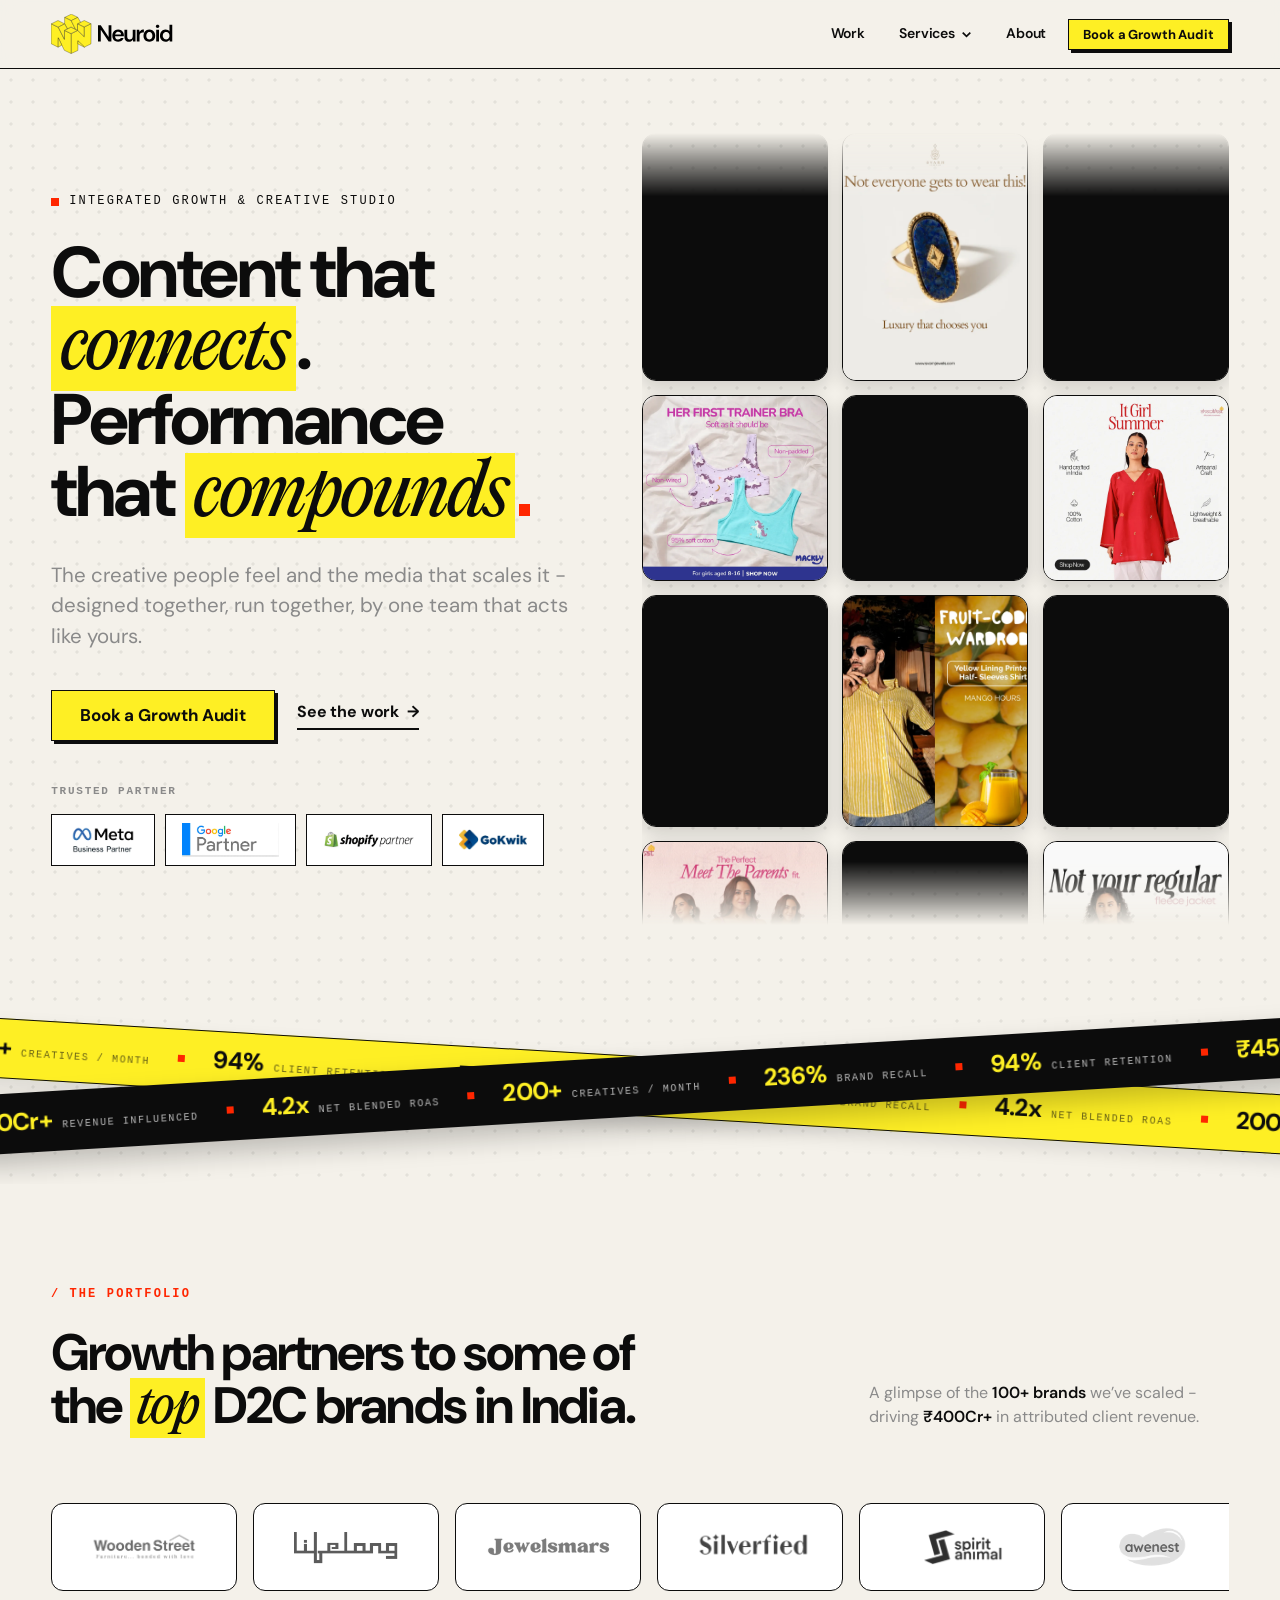
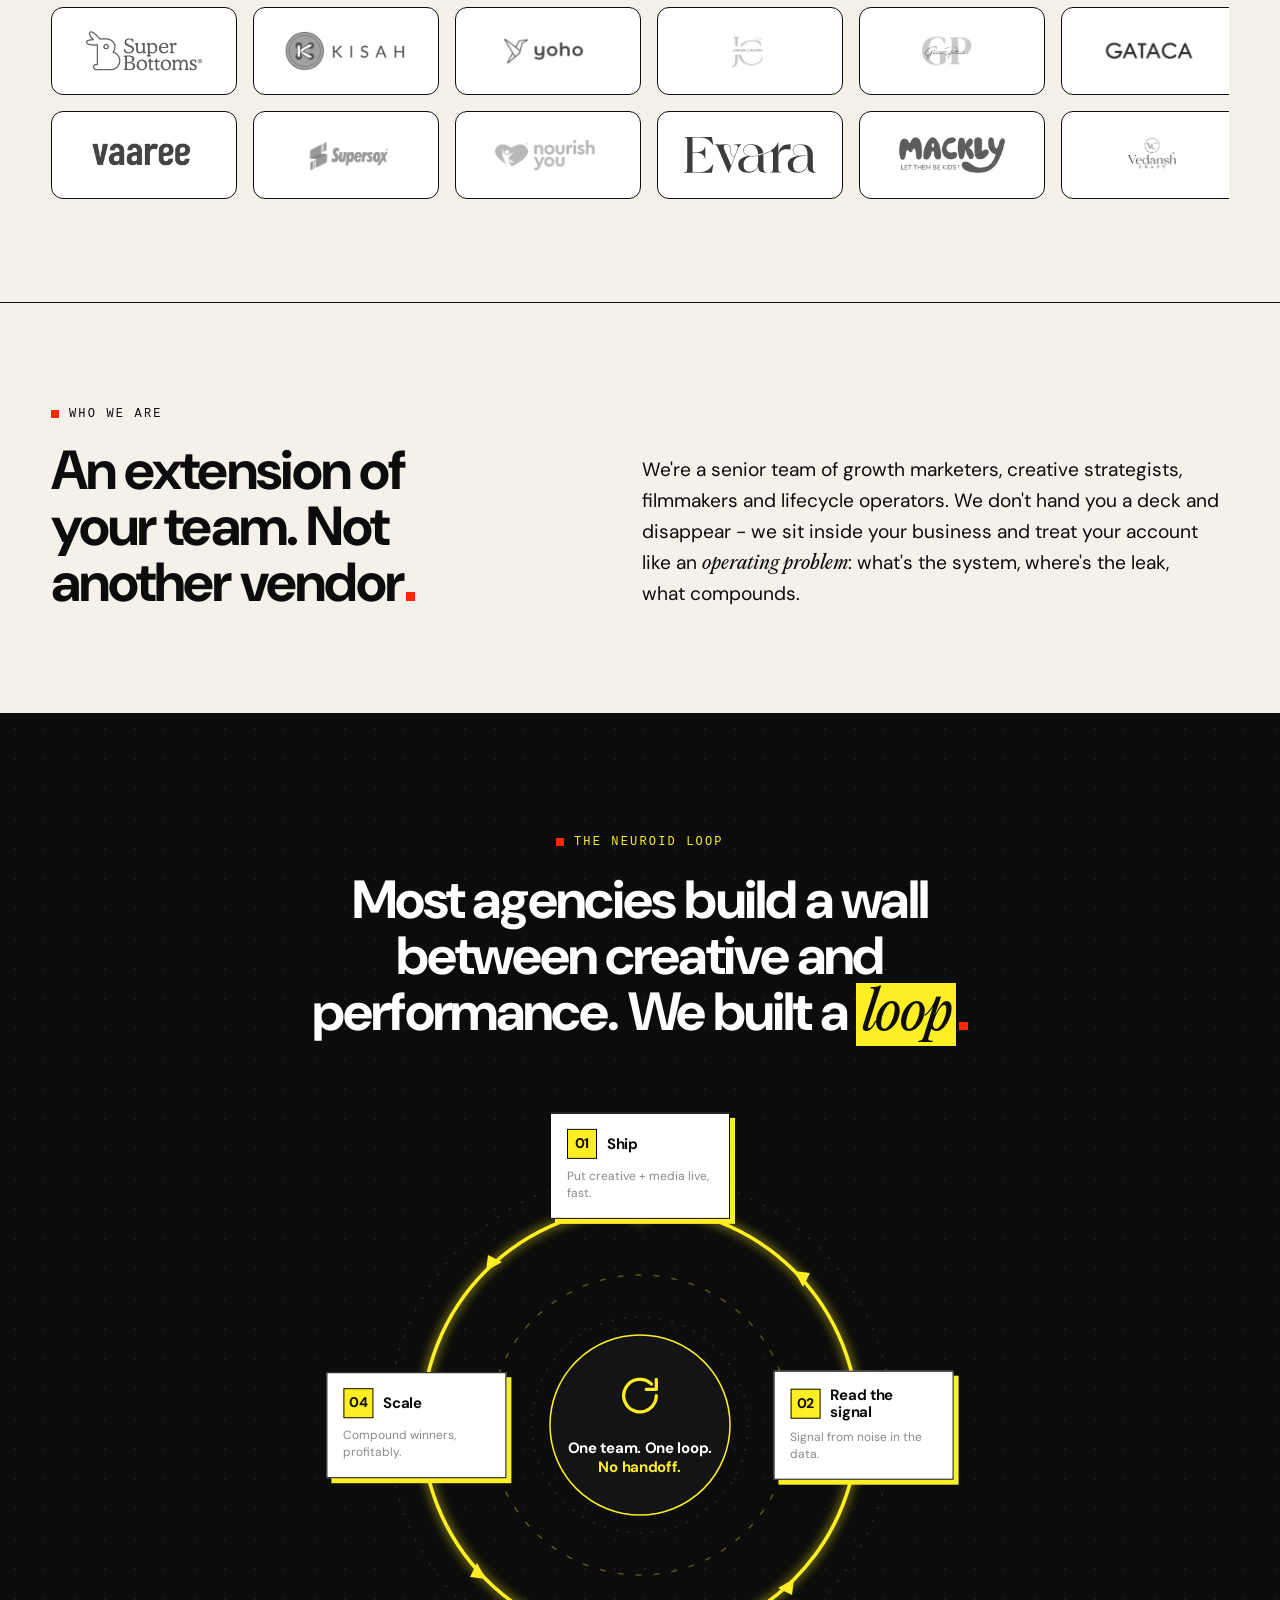
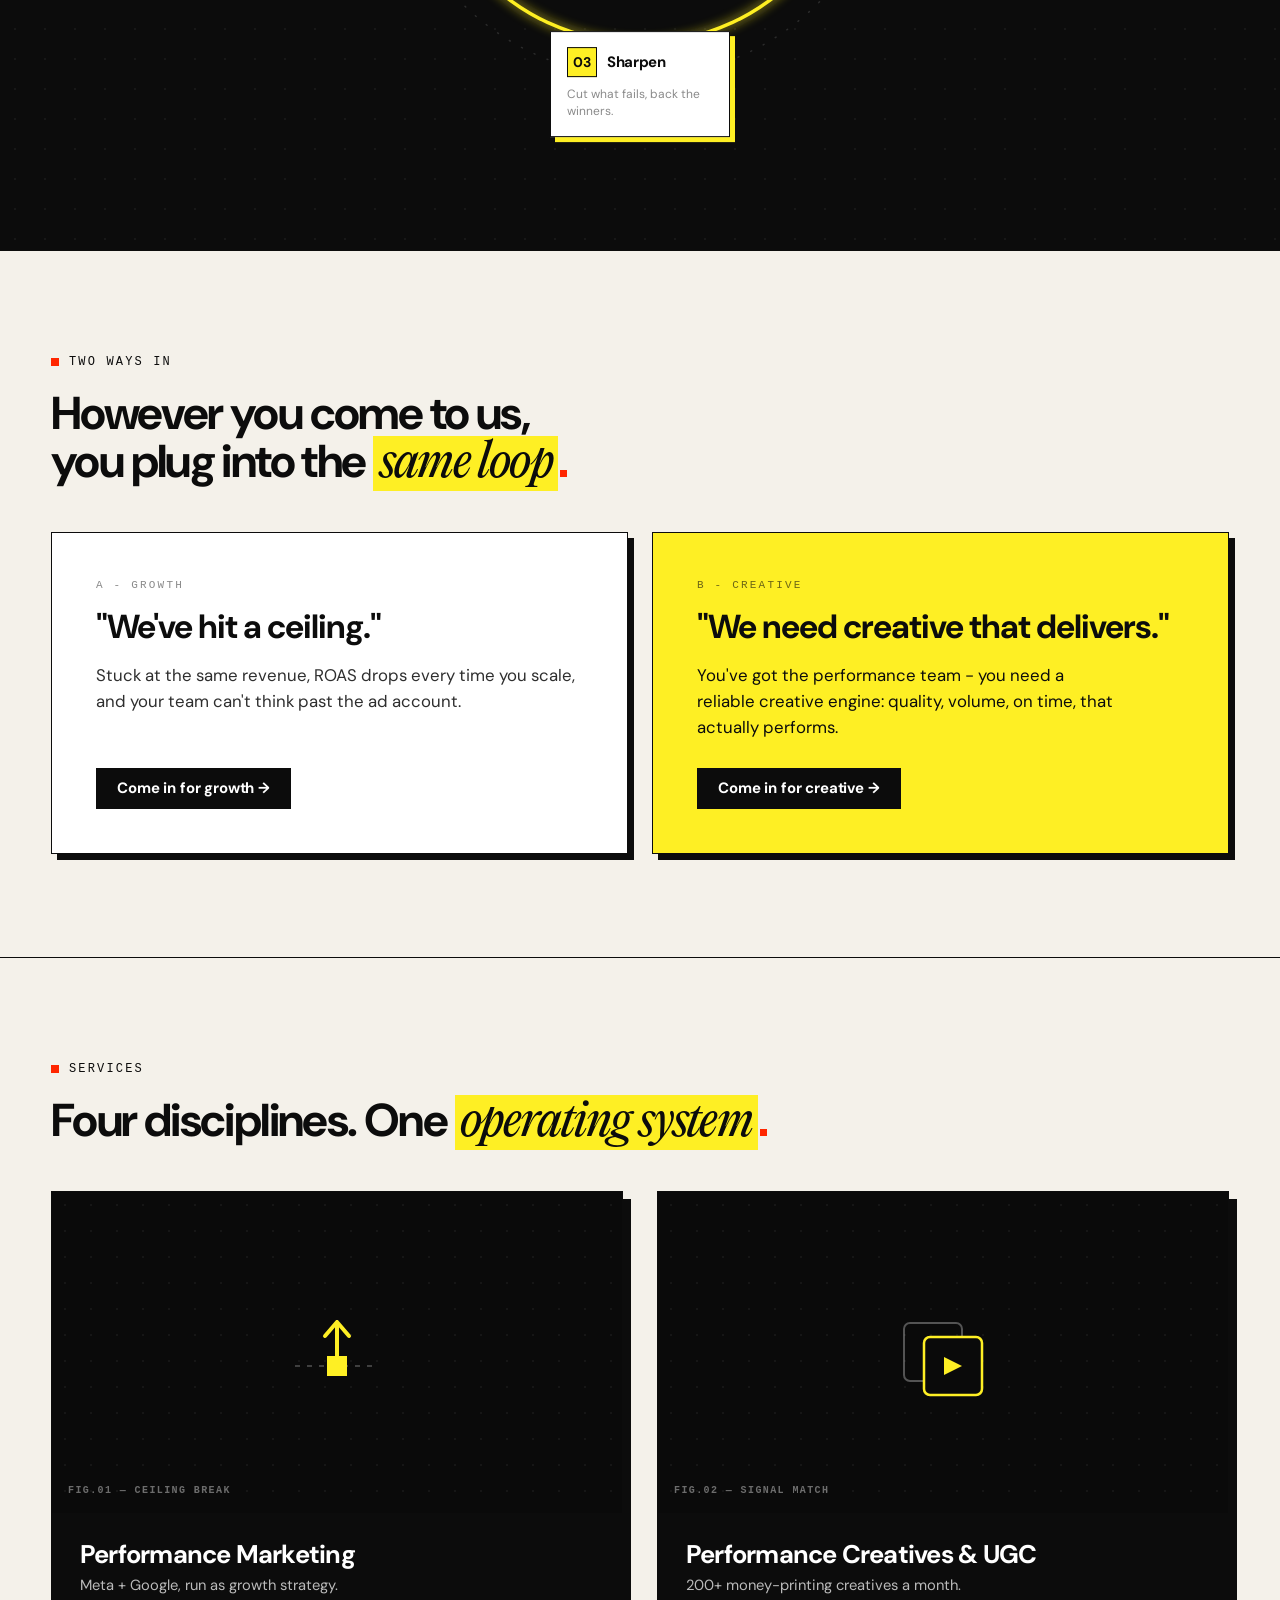
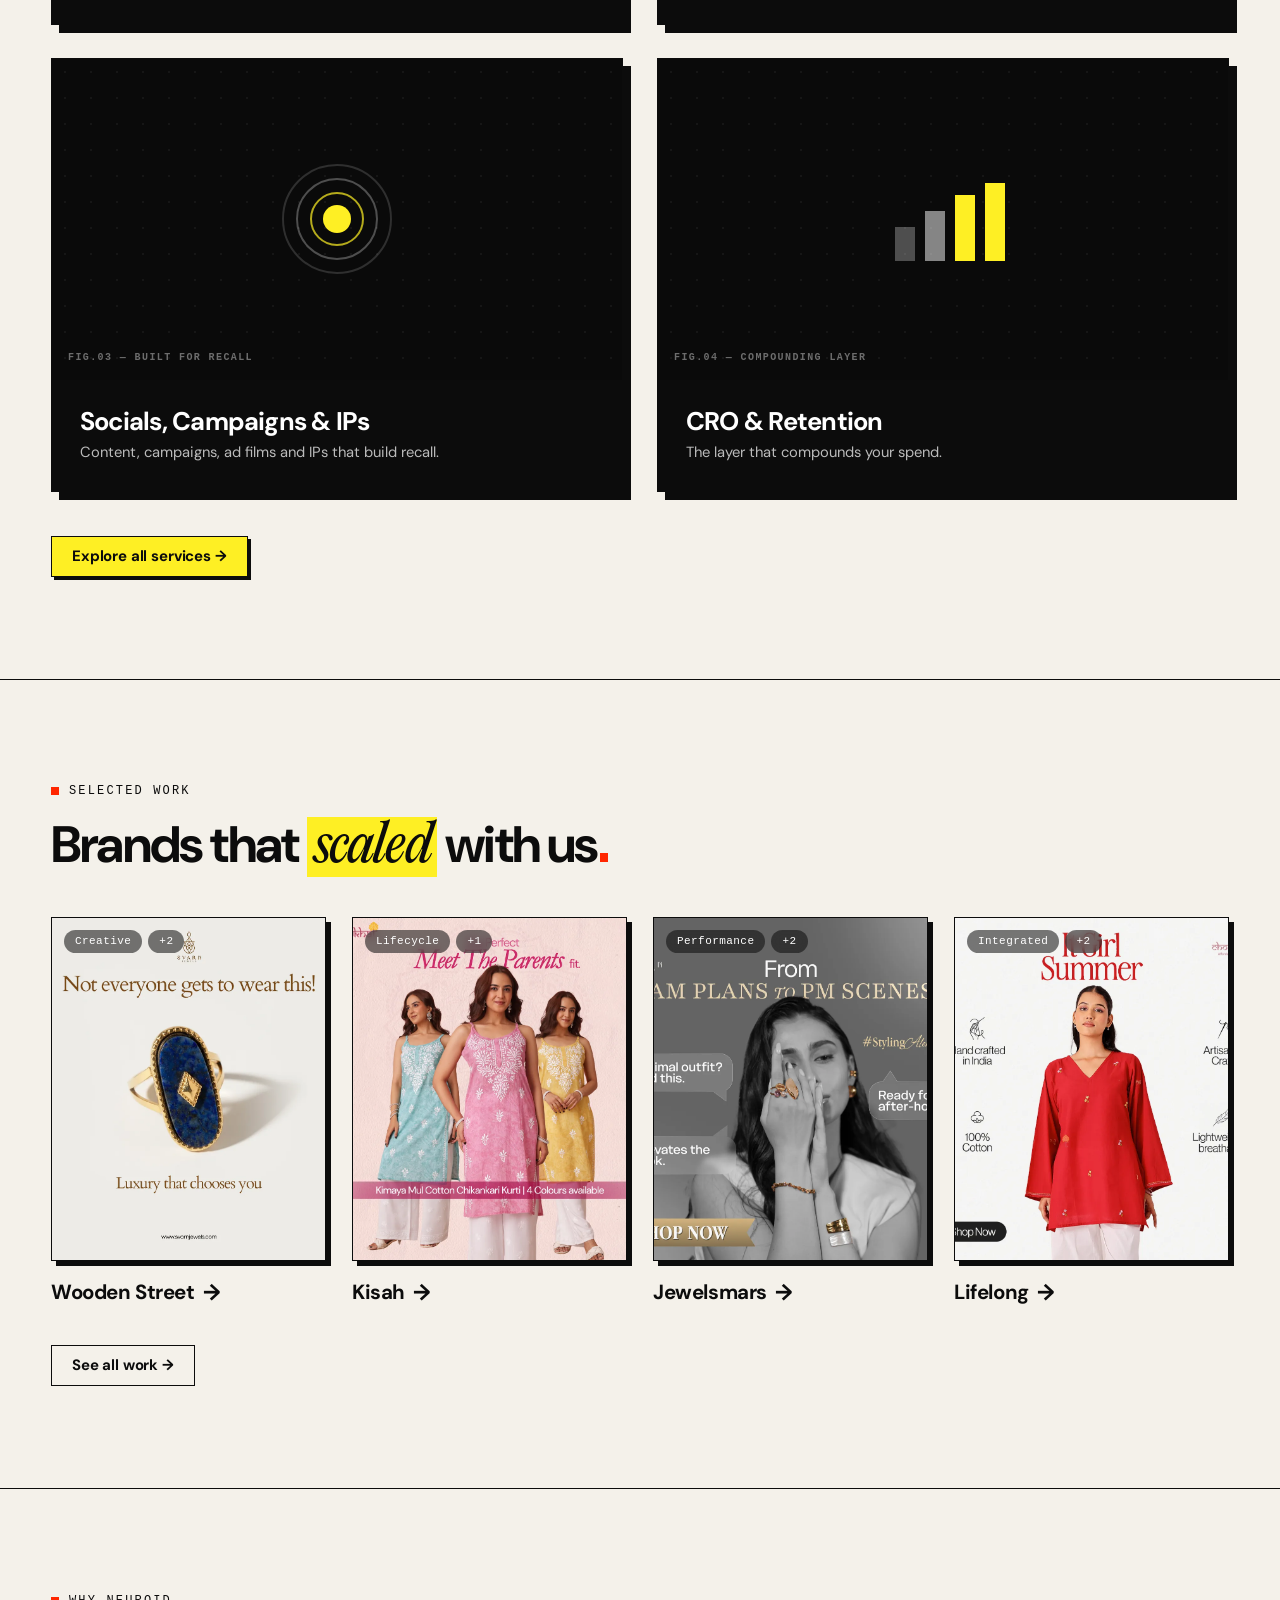
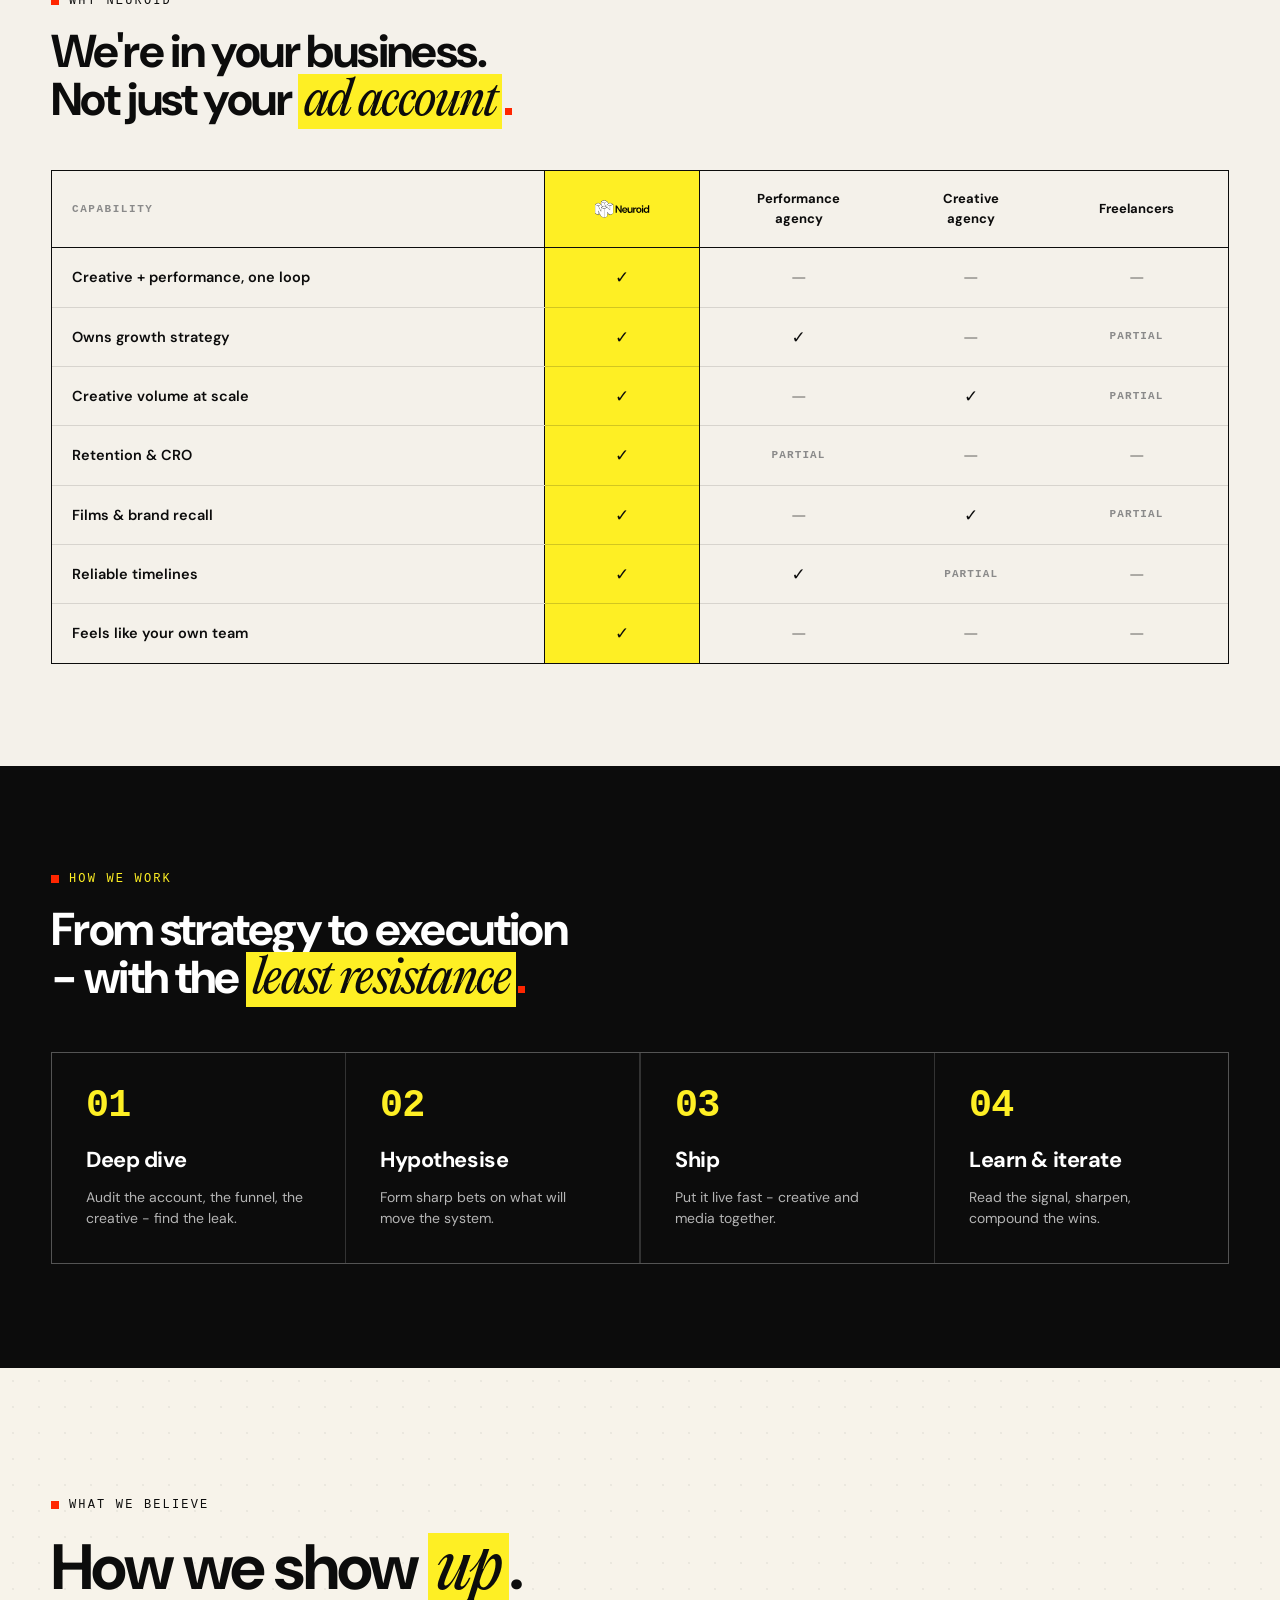
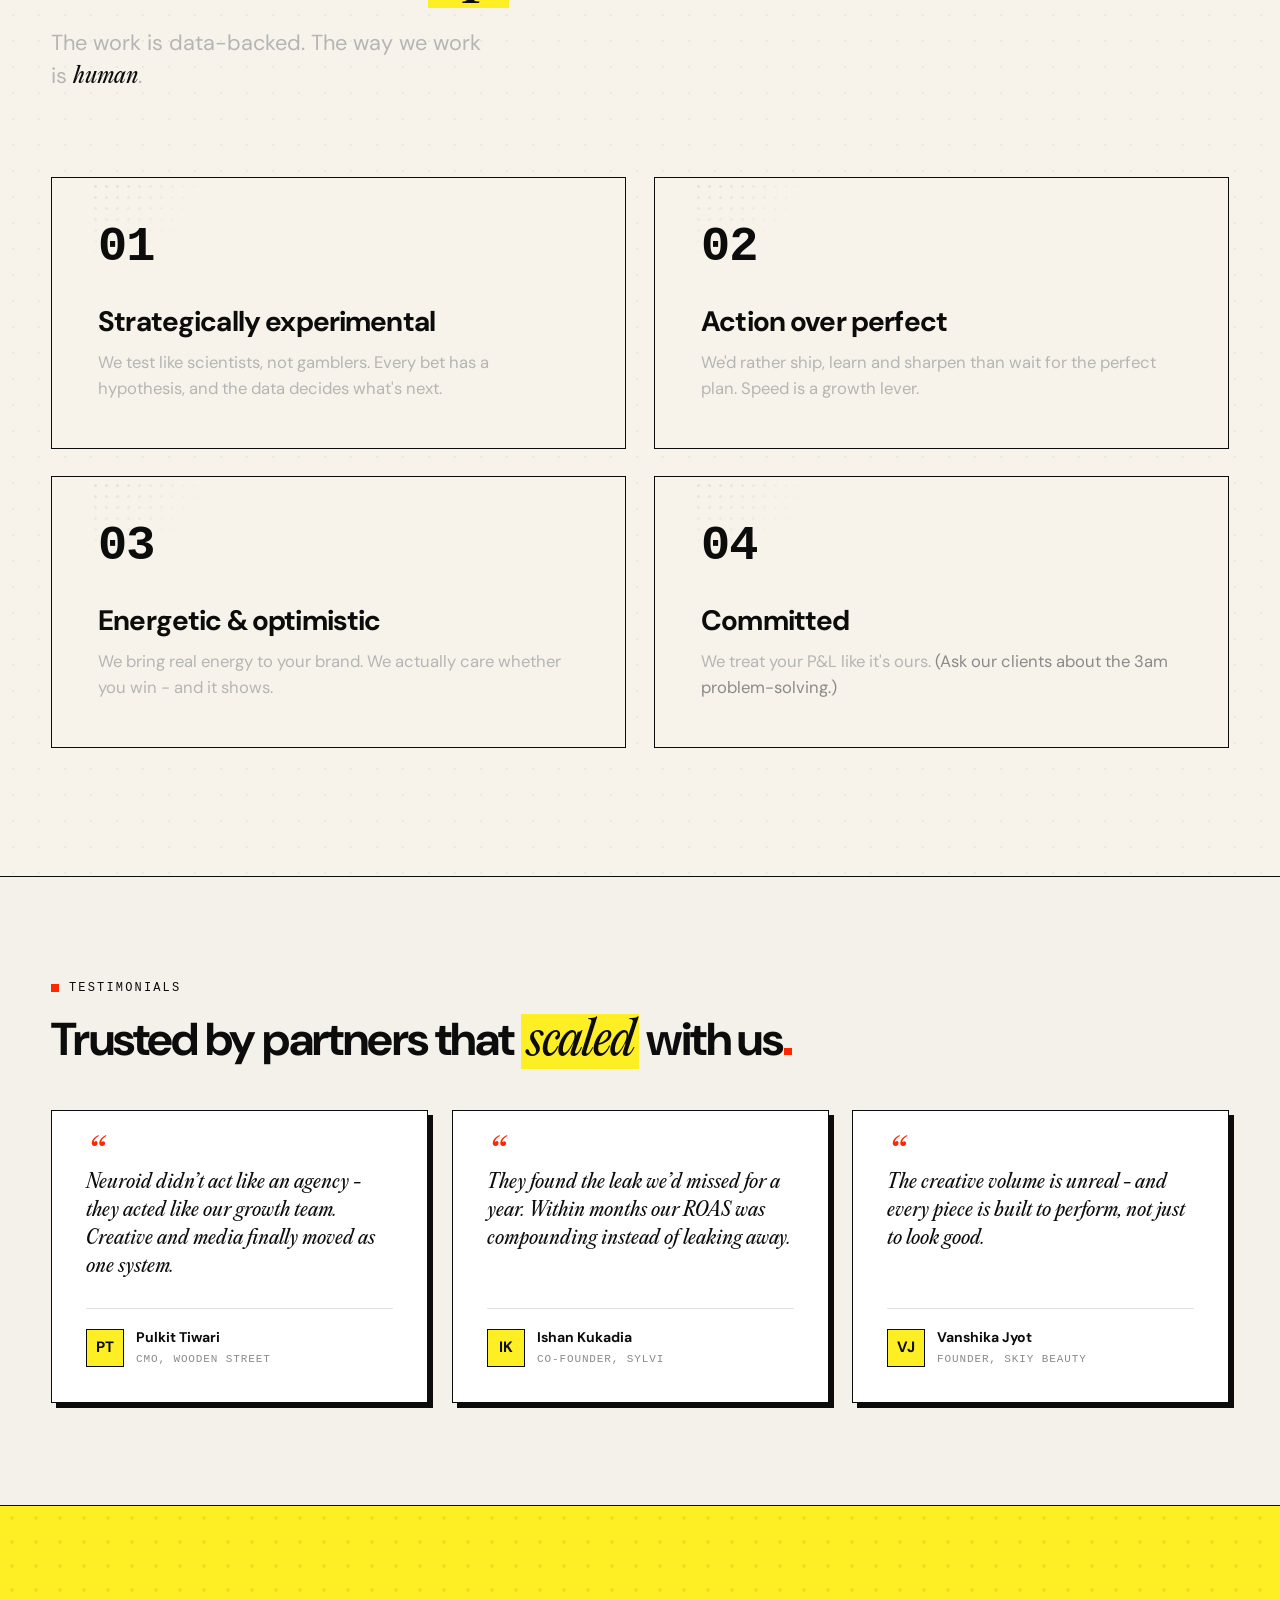
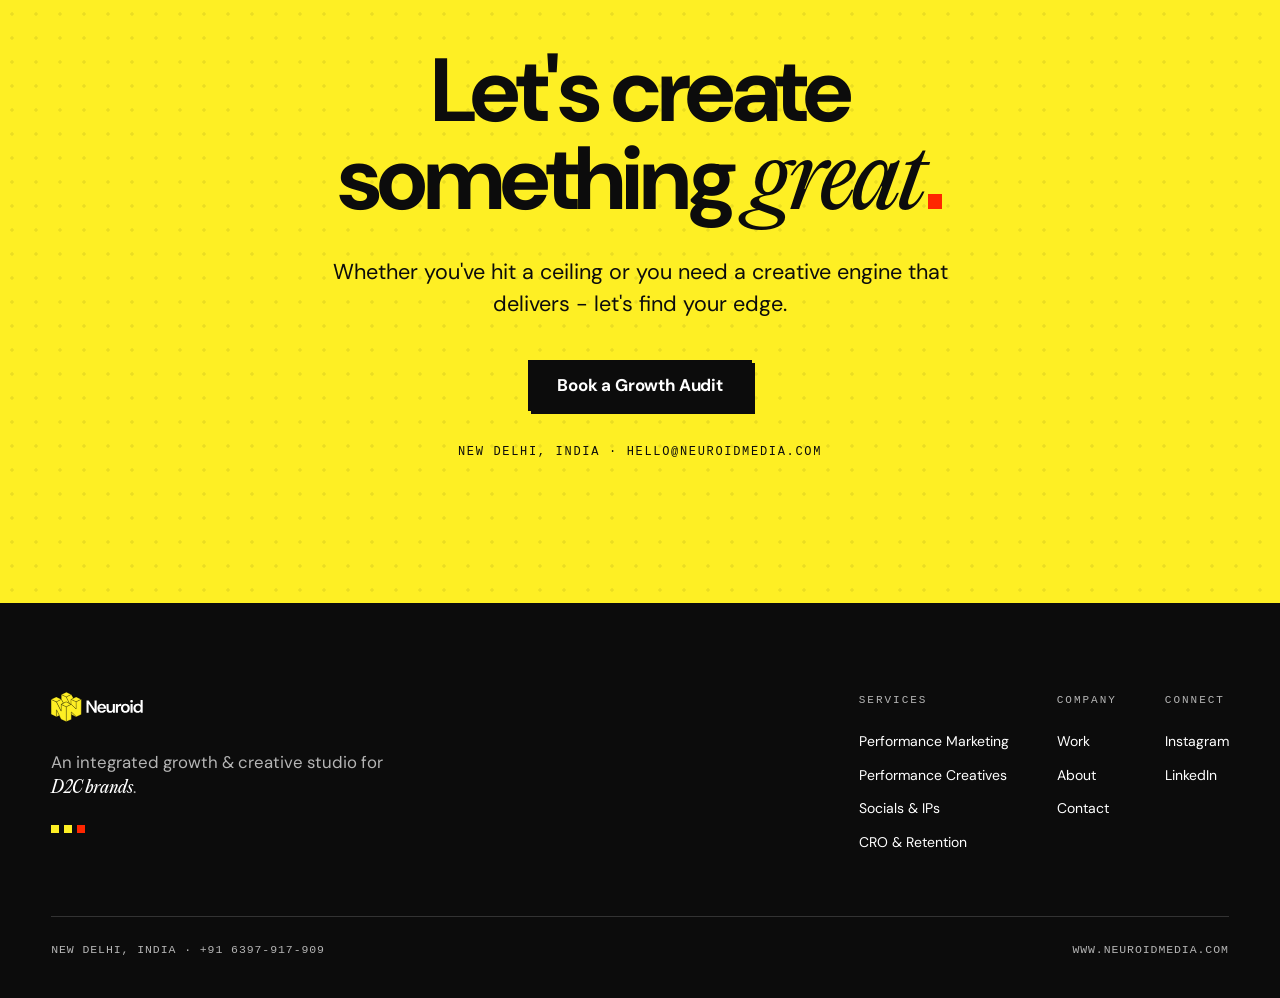
<file: site/index.html>
<!DOCTYPE html>
<html lang="en">
<head>
<meta charset="utf-8">
<meta name="viewport" content="width=device-width, initial-scale=1">
<title>Neuroid — Integrated Growth &amp; Creative Studio for D2C</title>
<meta name="description" content="The creative people feel and the media that scales it — designed together, run together. Neuroid is an integrated growth &amp; creative studio for D2C brands. ₹450Cr+ revenue influenced, 100+ brands.">

<!-- Speed: warm up the Cloudinary video CDN before the hero needs it -->
<link rel="preconnect" href="https://res.cloudinary.com" crossorigin>
<link rel="dns-prefetch" href="https://res.cloudinary.com">

<!-- Neuroid design system: tokens (fonts, colors, type, spacing, effects, base) -->
<link rel="stylesheet" href="_ds/neuroid-2-0-visual-identity-257bac54-27b9-4b29-ae4f-f60a1c65bb4f/styles.css">

<style>
  *{box-sizing:border-box;}
  html{scroll-behavior:smooth;}
  body{margin:0;background:#F4F1EA;font-family:var(--font-sans);color:var(--neuroid-ink);overflow-x:hidden;}

  @keyframes nrd-marquee{from{transform:translateX(0);}to{transform:translateX(-50%);}}
  @keyframes nrd-marquee-rev{from{transform:translateX(-50%);}to{transform:translateX(0);}}
  @keyframes nrd-spin{from{transform:rotate(0);}to{transform:rotate(360deg);}}
  @keyframes nrd-dashflow{to{stroke-dashoffset:-120;}}
  @keyframes nrd-float{0%,100%{transform:translateY(0);}50%{transform:translateY(-12px);}}
  @keyframes nrd-drift{0%,100%{transform:translate(0,0);}50%{transform:translate(8px,-6px);}}
  @keyframes nrd-rise-up{from{transform:translateY(0);}to{transform:translateY(-50%);}}
  @keyframes nrd-rise-down{from{transform:translateY(-50%);}to{transform:translateY(0);}}
  @keyframes nrd-pop{0%{opacity:0;transform:scale(0.9);}100%{opacity:1;transform:scale(1);}}
  @keyframes nrd-pulse{0%,100%{transform:scale(1);opacity:0.9;}50%{transform:scale(1.08);opacity:1;}}
  @keyframes nrd-grow{0%,100%{transform:scaleY(0.55);}50%{transform:scaleY(1);}}
  @media (prefers-reduced-motion:reduce){*{animation:none !important;}}

  /* ---- Button (faithful reproduction of NeuroidDesignSystem Button) ---- */
  .nrd-btn{display:inline-flex;align-items:center;justify-content:center;font-family:var(--font-sans);
    font-weight:700;line-height:1;letter-spacing:-0.01em;border-radius:0;cursor:pointer;text-decoration:none;
    border:1.5px solid var(--neuroid-ink);
    transition:transform var(--dur-fast) var(--ease-snap), box-shadow var(--dur-fast) var(--ease-snap), background var(--dur-fast) var(--ease-out);}
  .nrd-btn--sm{font-size:13px;padding:8px 14px;gap:7px;}
  .nrd-btn--md{font-size:15px;padding:12px 20px;gap:9px;}
  .nrd-btn--lg{font-size:17px;padding:16px 28px;gap:10px;}
  .nrd-btn--primary{background:var(--neuroid-yellow);color:var(--neuroid-ink);}
  .nrd-btn--inverse{background:var(--neuroid-ink);color:var(--neuroid-paper);}
  .nrd-btn--outline{background:transparent;color:var(--neuroid-ink);}
  .nrd-btn--full{width:100%;}
  .nrd-btn--block{box-shadow:3px 3px 0 0 var(--neuroid-ink);}
  .nrd-btn--block:active{transform:translate(3px,3px);box-shadow:0 0 0 0 var(--neuroid-ink);}

  /* ---- Responsive nav (CSS replaces the prototype's JS width state at 920px) ---- */
  .nav-desktop{display:flex;align-items:center;gap:6px;}
  .nav-mobile-btn{display:none;}
  .nav-desktop-cta{display:inline-flex;}
  @media (max-width:919px){
    .nav-desktop{display:none;}
    .nav-desktop-cta{display:none;}
    .nav-mobile-btn{display:flex;}
  }
  #mobileMenu{display:none;}
  #mobileMenu.open{display:block;}

  /* ---- Services hover dropdown (CSS replaces JS open state) ---- */
  .svc-dd{position:relative;}
  .svc-menu{position:absolute;top:calc(100% + 8px);left:0;width:280px;background:var(--neuroid-paper);
    border:1.5px solid var(--neuroid-ink);box-shadow:6px 6px 0 0 var(--neuroid-ink);padding:6px;
    opacity:0;visibility:hidden;transform:translateY(-6px);transition:opacity .2s var(--ease-out), transform .2s var(--ease-snap), visibility .2s;z-index:60;}
  .svc-dd:hover .svc-menu, .svc-dd:focus-within .svc-menu{opacity:1;visibility:visible;transform:none;}
  .svc-dd:hover .svc-chev{transform:rotate(180deg);}
  .svc-menu a{display:block;text-decoration:none;color:var(--neuroid-ink);padding:11px 14px;font-size:14px;}
  .svc-menu a:hover{background:var(--neuroid-yellow);}

  /* ---- The Loop responsive (CSS replaces JS width state at 860px) ---- */
  .loop-desktop{display:block;}
  .loop-mobile{display:none;}
  @media (max-width:859px){
    .loop-desktop{display:none;}
    .loop-mobile{display:block;}
  }

  /* ---- Service stage motif (static fallback for the design-tool jsx animations) ---- */
  .svc-stage{position:absolute;inset:0;display:flex;align-items:center;justify-content:center;
    background:radial-gradient(circle at center, rgba(255,255,255,0.05) 1px, transparent 1.6px) 0 0 / 26px 26px, #0a0a0a;}
  .svc-fig-label{position:absolute;left:16px;bottom:14px;font-family:var(--font-mono);font-size:10px;font-weight:700;
    letter-spacing:0.14em;color:rgba(255,255,255,0.4);}

  /* ---- Work card hover (CSS replaces JS handlers) ---- */
  .work-card{position:relative;border:1.5px solid var(--neuroid-ink);box-shadow:5px 5px 0 0 var(--neuroid-ink);
    overflow:hidden;aspect-ratio:4 / 5;cursor:pointer;transition:transform .22s var(--ease-snap), box-shadow .22s var(--ease-snap);}
  .work-card:hover{transform:translate(-3px,-3px);box-shadow:9px 9px 0 0 var(--neuroid-yellow);}
  .work-card [data-ov]{opacity:0;transition:opacity .25s ease;}
  .work-card:hover [data-ov]{opacity:1;}

  /* ---- Value card + quote card hover ---- */
  .val-card{transition:transform .32s cubic-bezier(.16,1,.3,1), box-shadow .32s cubic-bezier(.16,1,.3,1);}
  .val-card:hover{transform:translateY(-5px);box-shadow:8px 8px 0 0 var(--neuroid-yellow);}
  .quote-card{transition:transform .22s var(--ease-snap), box-shadow .22s var(--ease-snap);}
  .quote-card:hover{transform:translate(-3px,-3px);box-shadow:9px 9px 0 0 var(--neuroid-yellow);}

  /* ---- Logo marquee cell hover ---- */
  .logo-cell{flex:none;width:186px;height:88px;margin-right:16px;display:flex;align-items:center;justify-content:center;
    padding:16px 26px;border:1px solid var(--neuroid-ink);border-radius:12px;background:var(--neuroid-paper);
    transition:background .22s var(--ease-snap), box-shadow .22s var(--ease-snap), transform .22s var(--ease-snap);}
  .logo-cell img{max-width:100%;max-height:40px;width:auto;object-fit:contain;mix-blend-mode:multiply;
    filter:grayscale(1);opacity:0.82;transition:filter .22s var(--ease-snap), opacity .22s var(--ease-snap);}
  .logo-cell:hover{background:var(--neuroid-yellow);box-shadow:3px 3px 0 0 var(--neuroid-ink);transform:translate(-1px,-1px);}
  .logo-cell:hover img{filter:none;opacity:1;}

  [data-reveal]{will-change:opacity,transform;}
</style>
</head>
<body>

<div id="root" style="font-family:var(--font-sans);background:#F4F1EA;color:var(--neuroid-ink);overflow-x:hidden;">

<!-- ============ NAV ============ -->
<header style="position:sticky;top:0;z-index:50;background:rgba(244,241,234,0.92);backdrop-filter:blur(8px);border-bottom:1.5px solid var(--neuroid-ink);">
  <div style="max-width:1280px;margin:0 auto;padding:14px clamp(18px,4vw,56px);display:flex;align-items:center;justify-content:space-between;gap:24px;">
    <a href="#top" style="display:flex;align-items:center;flex:none;text-decoration:none;">
      <img src="assets/brand/neuroid-logo-black.svg" alt="Neuroid" style="height:40px;width:auto;display:block;">
    </a>

    <nav style="display:flex;align-items:center;gap:8px;font-family:var(--font-sans);font-weight:600;font-size:14px;">
      <div class="nav-desktop">
        <a href="/portfolio" style="text-decoration:none;color:var(--neuroid-ink);padding:8px 14px;letter-spacing:-0.01em;">Work</a>
        <div class="svc-dd">
          <a href="#services" style="text-decoration:none;color:var(--neuroid-ink);padding:8px 14px;display:inline-flex;align-items:center;gap:6px;letter-spacing:-0.01em;">Services
            <svg class="svc-chev" width="11" height="11" viewBox="0 0 12 12" fill="none" style="transition:transform .2s var(--ease-snap);"><path d="M2.5 4.5L6 8l3.5-3.5" stroke="currentColor" stroke-width="1.8" stroke-linecap="square"/></svg>
          </a>
          <div class="svc-menu">
            <a href="#services">Performance Marketing</a>
            <a href="#services">Performance Creatives &amp; UGC</a>
            <a href="#services">Socials, Campaigns &amp; IPs</a>
            <a href="#services">CRO &amp; Retention</a>
          </div>
        </div>
        <a href="#about" style="text-decoration:none;color:var(--neuroid-ink);padding:8px 14px;letter-spacing:-0.01em;">About</a>
      </div>

      <div style="display:flex;align-items:center;gap:10px;">
        <a class="nav-desktop-cta" href="#contact" style="text-decoration:none;">
          <span class="nrd-btn nrd-btn--primary nrd-btn--block nrd-btn--sm">Book a Growth Audit</span>
        </a>
        <button class="nav-mobile-btn" id="hamburger" aria-label="Menu" style="background:none;border:1.5px solid var(--neuroid-ink);width:42px;height:38px;flex-direction:column;align-items:center;justify-content:center;gap:4px;cursor:pointer;padding:0;">
          <span style="width:18px;height:2px;background:var(--neuroid-ink);display:block;"></span>
          <span style="width:18px;height:2px;background:var(--neuroid-ink);display:block;"></span>
          <span style="width:18px;height:2px;background:var(--neuroid-ink);display:block;"></span>
        </button>
      </div>
    </nav>
  </div>

  <div id="mobileMenu" style="border-top:1.5px solid var(--neuroid-ink);background:var(--neuroid-paper);padding:8px clamp(18px,4vw,56px) 18px;">
    <a href="/portfolio" data-close style="display:block;text-decoration:none;color:var(--neuroid-ink);padding:12px 0;font-weight:600;border-bottom:1px solid rgba(12,12,12,0.1);">Work</a>
    <a href="#services" data-close style="display:block;text-decoration:none;color:var(--neuroid-ink);padding:12px 0;font-weight:600;border-bottom:1px solid rgba(12,12,12,0.1);">Services</a>
    <a href="#about" data-close style="display:block;text-decoration:none;color:var(--neuroid-ink);padding:12px 0;font-weight:600;border-bottom:1px solid rgba(12,12,12,0.1);">About</a>
    <div style="padding-top:14px;">
      <a href="#contact" data-close style="text-decoration:none;">
        <span class="nrd-btn nrd-btn--primary nrd-btn--block nrd-btn--full nrd-btn--md">Book a Growth Audit</span>
      </a>
    </div>
  </div>
</header>

<!-- ============ HERO ============ -->
<section id="top" style="position:relative;min-height:94vh;background:radial-gradient(circle at center, rgba(12,12,12,0.07) 1.3px, transparent 1.9px) 0 0 / 22px 22px, #F4F1EA;color:var(--neuroid-ink);display:flex;align-items:center;padding:clamp(40px,5vw,72px) clamp(18px,4vw,56px);overflow:hidden;">
  <div style="position:relative;max-width:1280px;margin:0 auto;width:100%;display:grid;grid-template-columns:minmax(300px,0.95fr) minmax(0,1.05fr);gap:clamp(32px,5vw,60px);align-items:center;" class="hero-grid">
    <div>
      <div style="display:flex;align-items:center;gap:10px;font-family:var(--font-mono);font-size:12px;letter-spacing:0.18em;text-transform:uppercase;margin-bottom:26px;color:var(--neuroid-ink);">
        <span style="width:8px;height:8px;background:var(--neuroid-red);border-radius:0;display:inline-block;flex:none;"></span>
        <span>Integrated Growth &amp; Creative Studio</span>
      </div>
      <h1 style="font-family:var(--font-sans);font-weight:700;letter-spacing:-0.035em;line-height:1.0;font-size:clamp(2.6rem,5.6vw,4.8rem);margin:0;text-wrap:balance;color:var(--neuroid-ink);">Content that <span class="nrd-highlight">connects</span>. Performance that <span class="nrd-highlight">compounds</span><span style="display:inline-block;width:0.16em;height:0.16em;background:var(--neuroid-red);vertical-align:baseline;margin-left:0.05em;border-radius:0;"></span></h1>
      <p style="font-size:clamp(1.05rem,1.6vw,1.3rem);line-height:1.5;max-width:560px;margin:28px 0 0;color:var(--neuroid-grey);">The creative people feel and the media that scales it - designed together, run together, by one team that acts like yours.</p>
      <div style="display:flex;flex-wrap:wrap;align-items:center;gap:16px 22px;margin-top:38px;">
        <a href="#contact" style="text-decoration:none;"><span class="nrd-btn nrd-btn--primary nrd-btn--block nrd-btn--lg">Book a Growth Audit</span></a>
        <a href="/portfolio" style="display:inline-flex;align-items:center;gap:8px;text-decoration:none;color:var(--neuroid-ink);font-family:var(--font-sans);font-weight:700;font-size:16px;letter-spacing:-0.01em;border-bottom:2px solid var(--neuroid-ink);padding-bottom:3px;">See the work <span aria-hidden="true">→</span></a>
      </div>
      <div style="display:flex;flex-wrap:wrap;align-items:center;gap:14px 16px;margin-top:42px;">
        <span style="font-family:var(--font-mono);font-size:11px;letter-spacing:0.16em;text-transform:uppercase;color:var(--neuroid-grey);font-weight:700;">Trusted partner</span>
        <div style="display:flex;flex-wrap:wrap;align-items:stretch;gap:10px;">
          <div style="height:52px;display:flex;align-items:center;justify-content:center;padding:0 16px;background:#fff;border:1.5px solid var(--neuroid-ink);">
            <img src="assets/partners/meta-partner.webp" alt="Meta Business Partner" style="height:34px;width:auto;display:block;">
          </div>
          <div style="height:52px;display:flex;align-items:center;justify-content:center;padding:0 16px;background:#fff;border:1.5px solid var(--neuroid-ink);">
            <img src="assets/partners/google-partner.webp" alt="Google Partner" style="height:34px;width:auto;display:block;">
          </div>
          <div style="height:52px;display:flex;align-items:center;justify-content:center;padding:0 16px;background:#fff;border:1.5px solid var(--neuroid-ink);">
            <img src="assets/partners/shopify-partner.webp" alt="Shopify Partner" style="height:19px;width:auto;display:block;">
          </div>
          <div style="height:52px;display:flex;align-items:center;justify-content:center;padding:0 16px;background:#fff;border:1.5px solid var(--neuroid-ink);">
            <img src="assets/partners/gokwik.webp" alt="GoKwik" style="height:21px;width:auto;display:block;">
          </div>
        </div>
      </div>
    </div>

    <div style="position:relative;height:min(88vh,880px);">
      <div id="heroGallery" style="display:grid;grid-template-columns:repeat(3,1fr);gap:14px;height:100%;overflow:hidden;-webkit-mask-image:linear-gradient(to bottom, transparent 0%, #000 8%, #000 92%, transparent 100%);mask-image:linear-gradient(to bottom, transparent 0%, #000 8%, #000 92%, transparent 100%);"></div>
    </div>
  </div>
</section>

<!-- ============ PROOF RIBBONS (crossing) ============ -->
<section style="position:relative;background:radial-gradient(circle at center, rgba(12,12,12,0.07) 1.3px, transparent 1.9px) 0 0 / 22px 22px, #F4F1EA;overflow:hidden;height:clamp(150px,16vw,196px);margin:-1px 0;">
  <div style="position:absolute;left:-6%;top:50%;width:112%;transform:translateY(-50%) rotate(3.4deg);background:var(--neuroid-yellow);border-top:1.5px solid var(--neuroid-ink);border-bottom:1.5px solid var(--neuroid-ink);overflow:hidden;z-index:1;box-shadow:0 8px 18px rgba(0,0,0,0.10);">
    <div id="ribbonYellow"></div>
  </div>
  <div style="position:absolute;left:-6%;top:50%;width:112%;transform:translateY(-50%) rotate(-3.4deg);background:var(--neuroid-ink);border-top:1.5px solid var(--neuroid-ink);border-bottom:1.5px solid var(--neuroid-ink);overflow:hidden;z-index:2;box-shadow:0 12px 26px rgba(0,0,0,0.22);">
    <div id="ribbonInk"></div>
  </div>
</section>

<!-- ============ LOGO WALL ============ -->
<section id="brands" style="padding:clamp(56px,8vw,104px) 0;border-bottom:1.5px solid var(--neuroid-ink);overflow:hidden;">
  <div style="max-width:1280px;margin:0 auto;padding:0 clamp(18px,4vw,56px);">
    <div data-reveal style="display:flex;align-items:center;gap:9px;font-family:var(--font-mono);font-size:12px;font-weight:700;letter-spacing:0.18em;text-transform:uppercase;color:var(--neuroid-red);margin-bottom:22px;">
      <span>/</span>
      <span>The Portfolio</span>
    </div>
    <div style="display:flex;flex-wrap:wrap;align-items:flex-end;justify-content:space-between;gap:24px;margin:0 0 clamp(40px,6vw,64px);">
      <h2 data-reveal style="font-family:var(--font-sans);font-weight:700;letter-spacing:-0.035em;line-height:1.04;font-size:clamp(1.9rem,4vw,3.2rem);margin:0;max-width:680px;">Growth partners to some of the <span class="nrd-highlight" style="font-family:var(--font-serif);font-style:italic;font-weight:400;">top</span> D2C brands in India.</h2>
      <p data-reveal style="font-size:1rem;line-height:1.5;color:var(--neuroid-grey);max-width:360px;margin:0 0 6px;">A glimpse of the <strong style="color:var(--neuroid-ink);font-weight:600;">100+ brands</strong> we&rsquo;ve scaled - driving <strong style="color:var(--neuroid-ink);font-weight:600;">&#8377;400Cr+</strong> in attributed client revenue.</p>
    </div>
  </div>
  <div data-reveal style="display:flex;flex-direction:column;gap:16px;padding:4px clamp(18px,4vw,56px) 0;-webkit-mask-image:linear-gradient(90deg,transparent,#000 4%,#000 96%,transparent);mask-image:linear-gradient(90deg,transparent,#000 4%,#000 96%,transparent);">
    <div style="overflow:hidden;"><div id="logoRowA"></div></div>
    <div style="overflow:hidden;"><div id="logoRowB"></div></div>
    <div style="overflow:hidden;"><div id="logoRowC"></div></div>
  </div>
</section>

<!-- ============ WHO WE ARE ============ -->
<section id="about" style="padding:clamp(56px,8vw,112px) clamp(18px,4vw,56px);border-bottom:1.5px solid var(--neuroid-ink);">
  <div style="max-width:1280px;margin:0 auto;display:flex;flex-wrap:wrap;gap:clamp(28px,5vw,72px);">
    <div data-reveal style="flex:1 1 320px;min-width:280px;">
      <div style="display:flex;align-items:center;gap:10px;font-family:var(--font-mono);font-size:12px;letter-spacing:0.18em;text-transform:uppercase;margin-bottom:18px;">
        <span style="width:8px;height:8px;background:var(--neuroid-red);border-radius:0;display:inline-block;flex:none;"></span>
        <span>Who we are</span>
      </div>
      <h2 style="font-family:var(--font-sans);font-weight:700;letter-spacing:-0.035em;line-height:1.02;font-size:clamp(2rem,4.3vw,3.5rem);margin:0;text-wrap:balance;">An extension of your team. Not another vendor<span style="display:inline-block;width:0.16em;height:0.16em;background:var(--neuroid-red);vertical-align:baseline;margin-left:0.05em;border-radius:0;"></span></h2>
    </div>
    <div data-reveal style="flex:1 1 380px;min-width:280px;display:flex;align-items:flex-end;">
      <p style="font-size:clamp(1.05rem,1.5vw,1.3rem);line-height:1.6;margin:0;">We're a senior team of growth marketers, creative strategists, filmmakers and lifecycle operators. We don't hand you a deck and disappear - we sit inside your business and treat your account like an <span style="font-family:var(--font-serif);font-style:italic;">operating problem</span>: what's the system, where's the leak, what compounds.</p>
    </div>
  </div>
</section>

<!-- ============ THE LOOP (signature) ============ -->
<section id="loop" style="position:relative;background:var(--neuroid-ink);color:var(--neuroid-paper);padding:clamp(64px,9vw,128px) clamp(18px,4vw,56px);border-bottom:1.5px solid var(--neuroid-ink);overflow:hidden;">
  <div aria-hidden="true" style="position:absolute;inset:0;background-image:radial-gradient(circle at center, rgba(255,255,255,0.05) 1px, transparent 1.6px);background-size:30px 30px;pointer-events:none;"></div>
  <div style="position:relative;max-width:1180px;margin:0 auto;">
    <div data-reveal style="text-align:center;margin-bottom:clamp(40px,6vw,72px);">
      <div style="display:inline-flex;align-items:center;gap:10px;font-family:var(--font-mono);font-size:12px;letter-spacing:0.18em;text-transform:uppercase;color:var(--neuroid-yellow);margin-bottom:22px;">
        <span style="width:8px;height:8px;background:var(--neuroid-red);border-radius:0;display:inline-block;flex:none;"></span>
        <span>The Neuroid Loop</span>
      </div>
      <h2 style="font-family:var(--font-sans);font-weight:700;letter-spacing:-0.035em;line-height:1.04;font-size:clamp(1.9rem,4.2vw,3.4rem);margin:0 auto;max-width:880px;color:#fff;text-wrap:balance;">Most agencies build a wall between creative and performance. We built a <span class="nrd-highlight">loop</span><span style="display:inline-block;width:0.16em;height:0.16em;background:var(--neuroid-red);vertical-align:baseline;margin-left:0.05em;border-radius:0;"></span></h2>
    </div>

    <!-- Desktop circular diagram -->
    <div class="loop-desktop" data-reveal>
      <div style="position:relative;width:min(620px,86vw);height:min(620px,86vw);margin:0 auto;">
        <svg viewBox="0 0 620 620" style="position:absolute;inset:0;width:100%;height:100%;overflow:visible;">
          <defs>
            <filter id="loopGlow" x="-50%" y="-50%" width="200%" height="200%">
              <feGaussianBlur stdDeviation="5.5" result="b"></feGaussianBlur>
              <feMerge><feMergeNode in="b"></feMergeNode><feMergeNode in="SourceGraphic"></feMergeNode></feMerge>
            </filter>
          </defs>
          <circle cx="310" cy="310" r="252" fill="none" stroke="rgba(255,255,255,0.13)" stroke-width="1.5" stroke-dasharray="1 13" stroke-linecap="round"></circle>
          <circle cx="310" cy="310" r="150" fill="none" stroke="rgba(254,239,36,0.32)" stroke-width="1.5" stroke-dasharray="6 12" style="animation:nrd-dashflow 3.5s linear infinite;"></circle>
          <g filter="url(#loopGlow)">
            <circle cx="310" cy="310" r="218" fill="none" stroke="var(--neuroid-yellow)" stroke-width="3.5"></circle>
          </g>
          <g fill="var(--neuroid-yellow)">
            <path d="M464 156 l16 2 -7 14 z"></path>
            <path d="M464 464 l-2 16 -14 -7 z"></path>
            <path d="M156 464 l-16 -2 7 -14 z"></path>
            <path d="M156 156 l2 -16 14 7 z"></path>
          </g>
          <g fill="var(--neuroid-yellow)" stroke="var(--neuroid-ink)" stroke-width="1.5">
            <rect x="303" y="85" width="14" height="14" transform="rotate(45 310 92)"></rect>
            <rect x="521" y="303" width="14" height="14" transform="rotate(45 528 310)"></rect>
            <rect x="303" y="521" width="14" height="14" transform="rotate(45 310 528)"></rect>
            <rect x="85" y="303" width="14" height="14" transform="rotate(45 92 310)"></rect>
          </g>
          <g style="transform-box:view-box;transform-origin:310px 310px;animation:nrd-spin 9s linear infinite;">
            <circle cx="310" cy="92" r="15" fill="var(--neuroid-yellow)" opacity="0.4" filter="url(#loopGlow)"></circle>
            <circle cx="310" cy="92" r="7" fill="var(--neuroid-yellow)"></circle>
            <circle cx="310" cy="89" r="2.6" fill="#fff"></circle>
          </g>
          <circle cx="310" cy="310" r="108" fill="none" stroke="rgba(255,255,255,0.13)" stroke-width="1.5" stroke-dasharray="2 10"></circle>
          <circle cx="310" cy="310" r="90" fill="#141414" stroke="var(--neuroid-yellow)" stroke-width="1.5"></circle>
        </svg>

        <div style="position:absolute;left:50%;top:0;transform:translate(-50%,-2%);width:180px;" data-loopnode="01|Ship|Put creative + media live, fast."></div>
        <div style="position:absolute;right:0;top:50%;transform:translate(2%,-50%);width:180px;" data-loopnode="02|Read the signal|Signal from noise in the data."></div>
        <div style="position:absolute;left:50%;bottom:0;transform:translate(-50%,2%);width:180px;" data-loopnode="03|Sharpen|Cut what fails, back the winners."></div>
        <div style="position:absolute;left:0;top:50%;transform:translate(-2%,-50%);width:180px;" data-loopnode="04|Scale|Compound winners, profitably."></div>

        <div style="position:absolute;left:50%;top:50%;transform:translate(-50%,-50%);text-align:center;width:172px;pointer-events:none;">
          <svg width="46" height="46" viewBox="0 0 48 48" fill="none" style="animation:nrd-spin 14s linear infinite;display:inline-block;">
            <path d="M41 24a17 17 0 1 1-5-12.05" stroke="var(--neuroid-yellow)" stroke-width="3.4" stroke-linecap="round"></path>
            <path d="M41 7v10.5H30.5" stroke="var(--neuroid-yellow)" stroke-width="3.4" stroke-linecap="round" stroke-linejoin="round"></path>
          </svg>
          <div style="font-family:var(--font-sans);font-weight:700;font-size:15px;letter-spacing:-0.02em;margin-top:12px;color:#fff;line-height:1.3;">One team. One loop.<br><span style="color:var(--neuroid-yellow);">No handoff.</span></div>
        </div>
      </div>
    </div>

    <!-- Mobile vertical -->
    <div class="loop-mobile" data-reveal>
      <div id="loopVertical" style="max-width:420px;margin:0 auto;display:flex;flex-direction:column;"></div>
    </div>
  </div>
</section>

<!-- ============ ONE ENGINE, TWO WAYS IN ============ -->
<section style="padding:clamp(56px,8vw,112px) clamp(18px,4vw,56px);border-bottom:1.5px solid var(--neuroid-ink);">
  <div style="max-width:1280px;margin:0 auto;">
    <div data-reveal style="display:flex;align-items:center;gap:10px;font-family:var(--font-mono);font-size:12px;letter-spacing:0.18em;text-transform:uppercase;margin-bottom:18px;">
      <span style="width:8px;height:8px;background:var(--neuroid-red);border-radius:0;display:inline-block;flex:none;"></span>
      <span>Two ways in</span>
    </div>
    <h2 data-reveal style="font-family:var(--font-sans);font-weight:700;letter-spacing:-0.035em;line-height:1.04;font-size:clamp(1.8rem,3.6vw,3rem);margin:0 0 44px;max-width:820px;">However you come to us, you plug into the <span class="nrd-highlight">same loop</span><span style="display:inline-block;width:0.16em;height:0.16em;background:var(--neuroid-red);vertical-align:baseline;margin-left:0.05em;border-radius:0;"></span></h2>
    <div style="display:grid;grid-template-columns:repeat(auto-fit,minmax(min(420px,100%),1fr));gap:24px;">
      <div data-reveal style="background:var(--neuroid-paper);border:1.5px solid var(--neuroid-ink);box-shadow:6px 6px 0 0 var(--neuroid-ink);padding:clamp(28px,4vw,44px);display:flex;flex-direction:column;">
        <div style="font-family:var(--font-mono);font-size:11px;letter-spacing:0.2em;text-transform:uppercase;color:var(--neuroid-grey);">A - Growth</div>
        <h3 style="font-family:var(--font-sans);font-weight:700;letter-spacing:-0.03em;font-size:clamp(1.5rem,2.6vw,2.1rem);margin:14px 0 16px;">"We've hit a ceiling."</h3>
        <p style="font-size:1.05rem;line-height:1.55;margin:0 0 28px;flex:1;opacity:0.86;">Stuck at the same revenue, ROAS drops every time you scale, and your team can't think past the ad account.</p>
        <a href="#contact" style="text-decoration:none;align-self:flex-start;"><span class="nrd-btn nrd-btn--inverse nrd-btn--md">Come in for growth →</span></a>
      </div>
      <div data-reveal style="background:var(--neuroid-yellow);border:1.5px solid var(--neuroid-ink);box-shadow:6px 6px 0 0 var(--neuroid-ink);padding:clamp(28px,4vw,44px);display:flex;flex-direction:column;">
        <div style="font-family:var(--font-mono);font-size:11px;letter-spacing:0.2em;text-transform:uppercase;color:var(--neuroid-ink);opacity:0.6;">B - Creative</div>
        <h3 style="font-family:var(--font-sans);font-weight:700;letter-spacing:-0.03em;font-size:clamp(1.5rem,2.6vw,2.1rem);margin:14px 0 16px;">"We need creative that delivers."</h3>
        <p style="font-size:1.05rem;line-height:1.55;margin:0 0 28px;flex:1;">You've got the performance team - you need a reliable creative engine: quality, volume, on time, that actually performs.</p>
        <a href="#contact" style="text-decoration:none;align-self:flex-start;"><span class="nrd-btn nrd-btn--inverse nrd-btn--md">Come in for creative →</span></a>
      </div>
    </div>
  </div>
</section>

<!-- ============ SERVICES ============ -->
<section id="services" style="padding:clamp(56px,8vw,112px) clamp(18px,4vw,56px);border-bottom:1.5px solid var(--neuroid-ink);">
  <div style="max-width:1280px;margin:0 auto;">
    <div data-reveal style="display:flex;align-items:center;gap:10px;font-family:var(--font-mono);font-size:12px;letter-spacing:0.18em;text-transform:uppercase;margin-bottom:18px;">
      <span style="width:8px;height:8px;background:var(--neuroid-red);border-radius:0;display:inline-block;flex:none;"></span>
      <span>Services</span>
    </div>
    <h2 data-reveal style="font-family:var(--font-sans);font-weight:700;letter-spacing:-0.035em;line-height:1.04;font-size:clamp(1.8rem,3.6vw,3rem);margin:0 0 44px;max-width:760px;">Four disciplines. One <span class="nrd-highlight">operating system</span><span style="display:inline-block;width:0.16em;height:0.16em;background:var(--neuroid-red);vertical-align:baseline;margin-left:0.05em;border-radius:0;"></span></h2>

    <div style="display:grid;grid-template-columns:repeat(auto-fit,minmax(min(460px,100%),1fr));gap:clamp(20px,2.6vw,34px);">

      <div data-reveal style="border:1.5px solid var(--neuroid-ink);box-shadow:8px 8px 0 0 var(--neuroid-ink);overflow:hidden;background:#0a0a0a;">
        <div style="position:relative;aspect-ratio:16 / 9;overflow:hidden;background:#0a0a0a;">
          <div class="svc-stage">
            <svg width="120" height="120" viewBox="0 0 120 120" fill="none">
              <line x1="18" y1="74" x2="102" y2="74" stroke="rgba(255,255,255,0.22)" stroke-width="2" stroke-dasharray="5 7"/>
              <g style="animation:nrd-float 3.4s ease-in-out infinite;">
                <path d="M60 64 V30 M60 30 l-12 14 M60 30 l12 14" stroke="var(--neuroid-yellow)" stroke-width="4" stroke-linecap="round" stroke-linejoin="round"/>
                <rect x="50" y="64" width="20" height="20" fill="var(--neuroid-yellow)"/>
              </g>
            </svg>
            <span class="svc-fig-label">FIG.01 — CEILING BREAK</span>
          </div>
        </div>
        <div style="padding:clamp(18px,2.2vw,28px);border-top:1.5px solid var(--neuroid-ink);background:#0c0c0c;">
          <h3 style="font-family:var(--font-sans);font-weight:700;letter-spacing:-0.03em;font-size:clamp(1.3rem,2vw,1.85rem);line-height:1.05;margin:0 0 6px;color:#fff;">Performance Marketing</h3>
          <p style="font-size:clamp(0.92rem,1.15vw,1.05rem);line-height:1.45;margin:0;color:rgba(255,255,255,0.72);max-width:46ch;">Meta + Google, run as growth strategy.</p>
        </div>
      </div>

      <div data-reveal style="border:1.5px solid var(--neuroid-ink);box-shadow:8px 8px 0 0 var(--neuroid-ink);overflow:hidden;background:#0a0a0a;">
        <div style="position:relative;aspect-ratio:16 / 9;overflow:hidden;background:#0a0a0a;">
          <div class="svc-stage">
            <svg width="130" height="110" viewBox="0 0 130 110" fill="none">
              <rect x="26" y="26" width="58" height="58" rx="6" stroke="rgba(255,255,255,0.3)" stroke-width="2"/>
              <rect x="46" y="40" width="58" height="58" rx="6" fill="#0a0a0a" stroke="var(--neuroid-yellow)" stroke-width="2.5" style="animation:nrd-drift 4s ease-in-out infinite;"/>
              <path d="M66 60 l18 9 -18 9 z" fill="var(--neuroid-yellow)" style="animation:nrd-pulse 2.6s ease-in-out infinite;transform-origin:75px 69px;"/>
            </svg>
            <span class="svc-fig-label">FIG.02 — SIGNAL MATCH</span>
          </div>
        </div>
        <div style="padding:clamp(18px,2.2vw,28px);border-top:1.5px solid var(--neuroid-ink);background:#0c0c0c;">
          <h3 style="font-family:var(--font-sans);font-weight:700;letter-spacing:-0.03em;font-size:clamp(1.3rem,2vw,1.85rem);line-height:1.05;margin:0 0 6px;color:#fff;">Performance Creatives &amp; UGC</h3>
          <p style="font-size:clamp(0.92rem,1.15vw,1.05rem);line-height:1.45;margin:0;color:rgba(255,255,255,0.72);max-width:46ch;">200+ money-printing creatives a month.</p>
        </div>
      </div>

      <div data-reveal style="border:1.5px solid var(--neuroid-ink);box-shadow:8px 8px 0 0 var(--neuroid-ink);overflow:hidden;background:#0a0a0a;">
        <div style="position:relative;aspect-ratio:16 / 9;overflow:hidden;background:#0a0a0a;">
          <div class="svc-stage">
            <svg width="120" height="120" viewBox="0 0 120 120" fill="none">
              <circle cx="60" cy="60" r="14" fill="var(--neuroid-yellow)"/>
              <circle cx="60" cy="60" r="26" stroke="var(--neuroid-yellow)" stroke-width="2" opacity="0.7" style="animation:nrd-pulse 2.8s ease-in-out infinite;transform-origin:60px 60px;"/>
              <circle cx="60" cy="60" r="40" stroke="rgba(255,255,255,0.28)" stroke-width="2" style="animation:nrd-pulse 2.8s ease-in-out infinite .4s;transform-origin:60px 60px;"/>
              <circle cx="60" cy="60" r="54" stroke="rgba(255,255,255,0.15)" stroke-width="2" style="animation:nrd-pulse 2.8s ease-in-out infinite .8s;transform-origin:60px 60px;"/>
            </svg>
            <span class="svc-fig-label">FIG.03 — BUILT FOR RECALL</span>
          </div>
        </div>
        <div style="padding:clamp(18px,2.2vw,28px);border-top:1.5px solid var(--neuroid-ink);background:#0c0c0c;">
          <h3 style="font-family:var(--font-sans);font-weight:700;letter-spacing:-0.03em;font-size:clamp(1.3rem,2vw,1.85rem);line-height:1.05;margin:0 0 6px;color:#fff;">Socials, Campaigns &amp; IPs</h3>
          <p style="font-size:clamp(0.92rem,1.15vw,1.05rem);line-height:1.45;margin:0;color:rgba(255,255,255,0.72);max-width:46ch;">Content, campaigns, ad films and IPs that build recall.</p>
        </div>
      </div>

      <div data-reveal style="border:1.5px solid var(--neuroid-ink);box-shadow:8px 8px 0 0 var(--neuroid-ink);overflow:hidden;background:#0a0a0a;">
        <div style="position:relative;aspect-ratio:16 / 9;overflow:hidden;background:#0a0a0a;">
          <div class="svc-stage">
            <svg width="140" height="100" viewBox="0 0 140 100" fill="none">
              <g style="transform-origin:bottom;">
                <rect x="22" y="58" width="20" height="34" fill="rgba(255,255,255,0.28)" style="animation:nrd-grow 2.4s ease-in-out infinite;transform-origin:32px 92px;"/>
                <rect x="52" y="42" width="20" height="50" fill="rgba(255,255,255,0.5)" style="animation:nrd-grow 2.4s ease-in-out infinite .2s;transform-origin:62px 92px;"/>
                <rect x="82" y="26" width="20" height="66" fill="var(--neuroid-yellow)" style="animation:nrd-grow 2.4s ease-in-out infinite .4s;transform-origin:92px 92px;"/>
                <rect x="112" y="14" width="20" height="78" fill="var(--neuroid-yellow)" style="animation:nrd-grow 2.4s ease-in-out infinite .6s;transform-origin:122px 92px;"/>
              </g>
            </svg>
            <span class="svc-fig-label">FIG.04 — COMPOUNDING LAYER</span>
          </div>
        </div>
        <div style="padding:clamp(18px,2.2vw,28px);border-top:1.5px solid var(--neuroid-ink);background:#0c0c0c;">
          <h3 style="font-family:var(--font-sans);font-weight:700;letter-spacing:-0.03em;font-size:clamp(1.3rem,2vw,1.85rem);line-height:1.05;margin:0 0 6px;color:#fff;">CRO &amp; Retention</h3>
          <p style="font-size:clamp(0.92rem,1.15vw,1.05rem);line-height:1.45;margin:0;color:rgba(255,255,255,0.72);max-width:46ch;">The layer that compounds your spend.</p>
        </div>
      </div>

    </div>

    <div data-reveal style="margin-top:clamp(28px,3.5vw,44px);">
      <a href="#contact" style="text-decoration:none;"><span class="nrd-btn nrd-btn--primary nrd-btn--block nrd-btn--md">Explore all services →</span></a>
    </div>
  </div>
</section>

<!-- ============ THE WORK ============ -->
<section id="work" style="padding:clamp(56px,8vw,112px) clamp(18px,4vw,56px);border-bottom:1.5px solid var(--neuroid-ink);">
  <div style="max-width:1280px;margin:0 auto;">
    <div data-reveal style="display:flex;flex-wrap:wrap;gap:16px;align-items:flex-end;justify-content:space-between;margin-bottom:44px;">
      <div>
        <div style="display:flex;align-items:center;gap:10px;font-family:var(--font-mono);font-size:12px;letter-spacing:0.18em;text-transform:uppercase;margin-bottom:18px;">
          <span style="width:8px;height:8px;background:var(--neuroid-red);border-radius:0;display:inline-block;flex:none;"></span>
          <span>Selected Work</span>
        </div>
        <h2 style="font-family:var(--font-sans);font-weight:700;letter-spacing:-0.035em;line-height:1.02;font-size:clamp(1.9rem,4vw,3.3rem);margin:0;">Brands that <span class="nrd-highlight">scaled</span> with us<span style="display:inline-block;width:0.16em;height:0.16em;background:var(--neuroid-red);vertical-align:baseline;margin-left:0.05em;border-radius:0;"></span></h2>
      </div>
    </div>

    <div id="workCards" style="display:grid;grid-template-columns:repeat(auto-fit,minmax(min(100%,250px),1fr));gap:clamp(16px,2vw,26px);"></div>

    <div data-reveal style="margin-top:36px;">
      <a href="/portfolio" style="text-decoration:none;"><span class="nrd-btn nrd-btn--outline nrd-btn--md">See all work →</span></a>
    </div>
  </div>
</section>

<!-- ============ WHY NEUROID (comparison) ============ -->
<section style="padding:clamp(56px,8vw,112px) clamp(18px,4vw,56px);border-bottom:1.5px solid var(--neuroid-ink);">
  <div style="max-width:1280px;margin:0 auto;">
    <div data-reveal style="display:flex;align-items:center;gap:10px;font-family:var(--font-mono);font-size:12px;letter-spacing:0.18em;text-transform:uppercase;margin-bottom:18px;">
      <span style="width:8px;height:8px;background:var(--neuroid-red);border-radius:0;display:inline-block;flex:none;"></span>
      <span>Why Neuroid</span>
    </div>
    <h2 data-reveal style="font-family:var(--font-sans);font-weight:700;letter-spacing:-0.035em;line-height:1.04;font-size:clamp(1.8rem,3.6vw,3rem);margin:0 0 44px;max-width:780px;">We're in your business. Not just your <span class="nrd-highlight">ad account</span><span style="display:inline-block;width:0.16em;height:0.16em;background:var(--neuroid-red);vertical-align:baseline;margin-left:0.05em;border-radius:0;"></span></h2>

    <div data-reveal style="overflow-x:auto;border:1.5px solid var(--neuroid-ink);">
      <table style="width:100%;min-width:720px;border-collapse:collapse;font-size:14px;">
        <thead>
          <tr>
            <th style="text-align:left;padding:18px 20px;font-family:var(--font-mono);font-size:11px;letter-spacing:0.14em;text-transform:uppercase;color:var(--neuroid-grey);font-weight:600;border-bottom:1.5px solid var(--neuroid-ink);">Capability</th>
            <th style="padding:14px 16px;background:var(--neuroid-yellow);border-bottom:1.5px solid var(--neuroid-ink);border-left:1.5px solid var(--neuroid-ink);border-right:1.5px solid var(--neuroid-ink);">
              <div style="display:flex;flex-direction:column;align-items:center;gap:4px;"><img src="assets/brand/neuroid-logo-on-yellow.svg" alt="Neuroid" style="height:18px;"></div>
            </th>
            <th style="padding:18px 14px;font-family:var(--font-sans);font-weight:700;font-size:13px;border-bottom:1.5px solid var(--neuroid-ink);">Performance<br>agency</th>
            <th style="padding:18px 14px;font-family:var(--font-sans);font-weight:700;font-size:13px;border-bottom:1.5px solid var(--neuroid-ink);">Creative<br>agency</th>
            <th style="padding:18px 14px;font-family:var(--font-sans);font-weight:700;font-size:13px;border-bottom:1.5px solid var(--neuroid-ink);">Freelancers</th>
          </tr>
        </thead>
        <tbody id="compareRows"></tbody>
      </table>
    </div>
  </div>
</section>

<!-- ============ HOW WE WORK ============ -->
<section style="background:var(--neuroid-ink);color:var(--neuroid-paper);padding:clamp(56px,8vw,112px) clamp(18px,4vw,56px);border-bottom:1.5px solid var(--neuroid-ink);">
  <div style="max-width:1280px;margin:0 auto;">
    <div data-reveal style="display:flex;align-items:center;gap:10px;font-family:var(--font-mono);font-size:12px;letter-spacing:0.18em;text-transform:uppercase;color:var(--neuroid-yellow);margin-bottom:18px;">
      <span style="width:8px;height:8px;background:var(--neuroid-red);border-radius:0;display:inline-block;flex:none;"></span>
      <span>How we work</span>
    </div>
    <h2 data-reveal style="font-family:var(--font-sans);font-weight:700;letter-spacing:-0.035em;line-height:1.04;font-size:clamp(1.8rem,3.6vw,3rem);margin:0 0 48px;max-width:820px;color:#fff;">From strategy to execution - with the <span class="nrd-highlight">least resistance</span><span style="display:inline-block;width:0.16em;height:0.16em;background:var(--neuroid-red);vertical-align:baseline;margin-left:0.05em;border-radius:0;"></span></h2>
    <div id="stepCards" style="display:grid;grid-template-columns:repeat(auto-fit,minmax(min(220px,100%),1fr));gap:1.5px;background:rgba(255,255,255,0.16);border:1.5px solid rgba(255,255,255,0.16);"></div>
  </div>
</section>

<!-- ============ WHAT WE BELIEVE (values) ============ -->
<section id="values" style="position:relative;background:#F7F3EA;padding:clamp(72px,10vw,140px) clamp(18px,4vw,56px);border-bottom:1.5px solid var(--neuroid-ink);overflow:hidden;">
  <div aria-hidden="true" style="position:absolute;inset:0;background-image:radial-gradient(circle at center, rgba(12,12,12,0.05) 1px, transparent 1.6px);background-size:26px 26px;pointer-events:none;"></div>
  <div style="position:relative;max-width:1280px;margin:0 auto;">
    <div style="max-width:760px;margin:0 0 clamp(48px,6.5vw,84px);">
      <div data-reveal style="display:flex;align-items:center;gap:10px;font-family:var(--font-mono);font-size:12px;letter-spacing:0.18em;text-transform:uppercase;color:var(--neuroid-ink);margin-bottom:22px;">
        <span style="width:8px;height:8px;background:var(--neuroid-red);display:inline-block;flex:none;"></span>
        <span>What we believe</span>
      </div>
      <h2 data-reveal style="font-family:var(--font-sans);font-weight:700;letter-spacing:-0.04em;line-height:1.0;font-size:clamp(2.3rem,5vw,4rem);margin:0;color:var(--neuroid-ink);">How we show <span class="nrd-highlight">up</span>.</h2>
      <p data-reveal style="font-size:clamp(1.1rem,1.7vw,1.4rem);line-height:1.5;margin:24px 0 0;color:var(--neuroid-grey-dark);max-width:520px;">The work is data-backed. The way we work is <span style="font-family:var(--font-serif);font-style:italic;color:var(--neuroid-ink);">human</span>.</p>
    </div>

    <div style="display:grid;grid-template-columns:repeat(auto-fit,minmax(min(420px,100%),1fr));gap:clamp(20px,2.4vw,28px);">
      <div data-reveal class="val-card" style="position:relative;overflow:hidden;background:#F7F3EA;border:1.5px solid var(--neuroid-ink);padding:clamp(30px,3.6vw,48px);">
        <div aria-hidden="true" style="position:absolute;top:-8px;left:clamp(24px,3vw,42px);width:128px;height:96px;background-image:radial-gradient(circle, rgba(12,12,12,0.18) 1.1px, transparent 1.7px);background-size:11px 11px;-webkit-mask-image:radial-gradient(ellipse at top left,#000,transparent 70%);mask-image:radial-gradient(ellipse at top left,#000,transparent 70%);opacity:0.5;pointer-events:none;"></div>
        <div style="position:relative;font-family:var(--font-mono);font-weight:700;font-size:clamp(32px,3.8vw,50px);letter-spacing:-0.02em;line-height:1;color:var(--neuroid-ink);margin-bottom:clamp(22px,3vw,34px);">01</div>
        <h3 style="position:relative;font-family:var(--font-sans);font-weight:700;letter-spacing:-0.03em;font-size:clamp(1.4rem,2.2vw,2rem);line-height:1.04;margin:0 0 14px;color:var(--neuroid-ink);">Strategically experimental</h3>
        <p style="position:relative;font-size:clamp(0.98rem,1.3vw,1.1rem);line-height:1.55;margin:0;color:var(--neuroid-grey-dark);max-width:44ch;">We test like scientists, not gamblers. Every bet has a hypothesis, and the data decides what's next.</p>
      </div>
      <div data-reveal class="val-card" style="position:relative;overflow:hidden;background:#F7F3EA;border:1.5px solid var(--neuroid-ink);padding:clamp(30px,3.6vw,48px);">
        <div aria-hidden="true" style="position:absolute;top:-8px;left:clamp(24px,3vw,42px);width:128px;height:96px;background-image:radial-gradient(circle, rgba(12,12,12,0.18) 1.1px, transparent 1.7px);background-size:11px 11px;-webkit-mask-image:radial-gradient(ellipse at top left,#000,transparent 70%);mask-image:radial-gradient(ellipse at top left,#000,transparent 70%);opacity:0.5;pointer-events:none;"></div>
        <div style="position:relative;font-family:var(--font-mono);font-weight:700;font-size:clamp(32px,3.8vw,50px);letter-spacing:-0.02em;line-height:1;color:var(--neuroid-ink);margin-bottom:clamp(22px,3vw,34px);">02</div>
        <h3 style="position:relative;font-family:var(--font-sans);font-weight:700;letter-spacing:-0.03em;font-size:clamp(1.4rem,2.2vw,2rem);line-height:1.04;margin:0 0 14px;color:var(--neuroid-ink);">Action over perfect</h3>
        <p style="position:relative;font-size:clamp(0.98rem,1.3vw,1.1rem);line-height:1.55;margin:0;color:var(--neuroid-grey-dark);max-width:44ch;">We'd rather ship, learn and sharpen than wait for the perfect plan. Speed is a growth lever.</p>
      </div>
      <div data-reveal class="val-card" style="position:relative;overflow:hidden;background:#F7F3EA;border:1.5px solid var(--neuroid-ink);padding:clamp(30px,3.6vw,48px);">
        <div aria-hidden="true" style="position:absolute;top:-8px;left:clamp(24px,3vw,42px);width:128px;height:96px;background-image:radial-gradient(circle, rgba(12,12,12,0.18) 1.1px, transparent 1.7px);background-size:11px 11px;-webkit-mask-image:radial-gradient(ellipse at top left,#000,transparent 70%);mask-image:radial-gradient(ellipse at top left,#000,transparent 70%);opacity:0.5;pointer-events:none;"></div>
        <div style="position:relative;font-family:var(--font-mono);font-weight:700;font-size:clamp(32px,3.8vw,50px);letter-spacing:-0.02em;line-height:1;color:var(--neuroid-ink);margin-bottom:clamp(22px,3vw,34px);">03</div>
        <h3 style="position:relative;font-family:var(--font-sans);font-weight:700;letter-spacing:-0.03em;font-size:clamp(1.4rem,2.2vw,2rem);line-height:1.04;margin:0 0 14px;color:var(--neuroid-ink);">Energetic &amp; optimistic</h3>
        <p style="position:relative;font-size:clamp(0.98rem,1.3vw,1.1rem);line-height:1.55;margin:0;color:var(--neuroid-grey-dark);max-width:44ch;">We bring real energy to your brand. We actually care whether you win - and it shows.</p>
      </div>
      <div data-reveal class="val-card" style="position:relative;overflow:hidden;background:#F7F3EA;border:1.5px solid var(--neuroid-ink);padding:clamp(30px,3.6vw,48px);">
        <div aria-hidden="true" style="position:absolute;top:-8px;left:clamp(24px,3vw,42px);width:128px;height:96px;background-image:radial-gradient(circle, rgba(12,12,12,0.18) 1.1px, transparent 1.7px);background-size:11px 11px;-webkit-mask-image:radial-gradient(ellipse at top left,#000,transparent 70%);mask-image:radial-gradient(ellipse at top left,#000,transparent 70%);opacity:0.5;pointer-events:none;"></div>
        <div style="position:relative;font-family:var(--font-mono);font-weight:700;font-size:clamp(32px,3.8vw,50px);letter-spacing:-0.02em;line-height:1;color:var(--neuroid-ink);margin-bottom:clamp(22px,3vw,34px);">04</div>
        <h3 style="position:relative;font-family:var(--font-sans);font-weight:700;letter-spacing:-0.03em;font-size:clamp(1.4rem,2.2vw,2rem);line-height:1.04;margin:0 0 14px;color:var(--neuroid-ink);">Committed</h3>
        <p style="position:relative;font-size:clamp(0.98rem,1.3vw,1.1rem);line-height:1.55;margin:0;color:var(--neuroid-grey-dark);max-width:44ch;">We treat your P&amp;L like it's ours. <span style="color:var(--neuroid-grey);">(Ask our clients about the 3am problem-solving.)</span></p>
      </div>
    </div>
  </div>
</section>

<!-- ============ TESTIMONIALS ============ -->
<section style="padding:clamp(56px,8vw,112px) clamp(18px,4vw,56px);border-bottom:1.5px solid var(--neuroid-ink);">
  <div style="max-width:1280px;margin:0 auto;">
    <div data-reveal style="display:flex;align-items:center;gap:10px;font-family:var(--font-mono);font-size:12px;letter-spacing:0.18em;text-transform:uppercase;margin-bottom:18px;">
      <span style="width:8px;height:8px;background:var(--neuroid-red);border-radius:0;display:inline-block;flex:none;"></span>
      <span>Testimonials</span>
    </div>
    <h2 data-reveal style="font-family:var(--font-sans);font-weight:700;letter-spacing:-0.035em;line-height:1.04;font-size:clamp(1.8rem,3.6vw,3rem);margin:0 0 44px;max-width:760px;">Trusted by partners that <span class="nrd-highlight">scaled</span> with us<span style="display:inline-block;width:0.16em;height:0.16em;background:var(--neuroid-red);vertical-align:baseline;margin-left:0.05em;border-radius:0;"></span></h2>
    <div id="quoteCards" style="display:grid;grid-template-columns:repeat(auto-fit,minmax(min(300px,100%),1fr));gap:24px;"></div>
  </div>
</section>

<!-- ============ FINAL CTA ============ -->
<section id="contact" style="position:relative;background:var(--neuroid-yellow);padding:clamp(72px,11vw,160px) clamp(18px,4vw,56px);border-bottom:1.5px solid var(--neuroid-ink);overflow:hidden;">
  <div aria-hidden="true" style="position:absolute;inset:0;background-image:radial-gradient(circle at center, rgba(12,12,12,0.08) 1.4px, transparent 2px);background-size:24px 24px;pointer-events:none;"></div>
  <div data-reveal style="position:relative;max-width:1000px;margin:0 auto;text-align:center;">
    <h2 style="font-family:var(--font-sans);font-weight:700;letter-spacing:-0.04em;line-height:0.98;font-size:clamp(2.6rem,7vw,6rem);margin:0;text-wrap:balance;">Let's create something <span style="font-family:var(--font-serif);font-style:italic;font-weight:400;">great</span><span style="display:inline-block;width:0.16em;height:0.16em;background:var(--neuroid-red);vertical-align:baseline;margin-left:0.05em;border-radius:0;"></span></h2>
    <p style="font-size:clamp(1.05rem,1.7vw,1.35rem);line-height:1.5;max-width:680px;margin:28px auto 0;">Whether you've hit a ceiling or you need a creative engine that delivers - let's find your edge.</p>
    <div style="display:flex;justify-content:center;margin-top:40px;">
      <a href="mailto:hello@neuroidmedia.com" style="text-decoration:none;"><span class="nrd-btn nrd-btn--inverse nrd-btn--block nrd-btn--lg">Book a Growth Audit</span></a>
    </div>
    <div style="font-family:var(--font-mono);font-size:12px;letter-spacing:0.14em;text-transform:uppercase;margin-top:32px;">New Delhi, India · hello@neuroidmedia.com</div>
  </div>
</section>

<!-- ============ FOOTER ============ -->
<footer style="background:var(--neuroid-ink);color:var(--neuroid-paper);padding:clamp(56px,7vw,88px) clamp(18px,4vw,56px) 40px;">
  <div style="max-width:1280px;margin:0 auto;">
    <div style="display:flex;flex-wrap:wrap;gap:48px;justify-content:space-between;">
      <div style="flex:1 1 320px;min-width:260px;">
        <img src="assets/brand/neuroid-logo.svg" alt="Neuroid" style="height:30px;margin-bottom:20px;">
        <p style="font-size:1.05rem;line-height:1.5;max-width:340px;margin:0;color:var(--neuroid-grey-dark);">An integrated growth &amp; creative studio for <span style="font-family:var(--font-serif);font-style:italic;color:#fff;">D2C brands</span>.</p>
        <div class="nrd-pixels" style="margin-top:24px;"><i></i><i></i><i></i></div>
      </div>
      <div style="display:flex;flex-wrap:wrap;gap:48px;">
        <div>
          <div style="font-family:var(--font-mono);font-size:11px;letter-spacing:0.18em;text-transform:uppercase;color:var(--neuroid-grey-dark);margin-bottom:16px;">Services</div>
          <a href="#services" style="display:block;text-decoration:none;color:#fff;font-size:14px;padding:6px 0;">Performance Marketing</a>
          <a href="#services" style="display:block;text-decoration:none;color:#fff;font-size:14px;padding:6px 0;">Performance Creatives</a>
          <a href="#services" style="display:block;text-decoration:none;color:#fff;font-size:14px;padding:6px 0;">Socials &amp; IPs</a>
          <a href="#services" style="display:block;text-decoration:none;color:#fff;font-size:14px;padding:6px 0;">CRO &amp; Retention</a>
        </div>
        <div>
          <div style="font-family:var(--font-mono);font-size:11px;letter-spacing:0.18em;text-transform:uppercase;color:var(--neuroid-grey-dark);margin-bottom:16px;">Company</div>
          <a href="/portfolio" style="display:block;text-decoration:none;color:#fff;font-size:14px;padding:6px 0;">Work</a>
          <a href="#about" style="display:block;text-decoration:none;color:#fff;font-size:14px;padding:6px 0;">About</a>
          <a href="#contact" style="display:block;text-decoration:none;color:#fff;font-size:14px;padding:6px 0;">Contact</a>
        </div>
        <div>
          <div style="font-family:var(--font-mono);font-size:11px;letter-spacing:0.18em;text-transform:uppercase;color:var(--neuroid-grey-dark);margin-bottom:16px;">Connect</div>
          <a href="https://instagram.com" style="display:block;text-decoration:none;color:#fff;font-size:14px;padding:6px 0;">Instagram</a>
          <a href="https://linkedin.com" style="display:block;text-decoration:none;color:#fff;font-size:14px;padding:6px 0;">LinkedIn</a>
        </div>
      </div>
    </div>
    <div style="margin-top:56px;padding-top:24px;border-top:1px solid rgba(255,255,255,0.16);display:flex;flex-wrap:wrap;gap:12px 24px;justify-content:space-between;font-family:var(--font-mono);font-size:11.5px;letter-spacing:0.08em;text-transform:uppercase;color:var(--neuroid-grey-dark);">
      <span>New Delhi, India · +91 6397-917-909</span>
      <span>www.neuroidmedia.com</span>
    </div>
  </div>
</footer>

</div>

<script>
(function () {
  "use strict";
  var INK = 'var(--neuroid-ink)', YEL = 'var(--neuroid-yellow)', RED = 'var(--neuroid-red)',
      PAPER = 'var(--neuroid-paper)', GREY = 'var(--neuroid-grey)';
  var CL = 'https://res.cloudinary.com/dbuklvo6b/video/upload/f_auto,q_auto,w_480/';

  function esc(s){ return String(s).replace(/&/g,'&amp;').replace(/</g,'&lt;').replace(/>/g,'&gt;'); }

  /* ---------- Video visibility (play only on-screen) ---------- */
  var _vids = [], _timer = null;
  function registerVideo(v) {
    _vids.push(v);
    if (!_timer) {
      var tick = function () {
        var vh = window.innerHeight, vw = window.innerWidth;
        for (var i = _vids.length - 1; i >= 0; i--) {
          var x = _vids[i];
          if (!x.isConnected) { _vids.splice(i, 1); continue; }
          var r = x.getBoundingClientRect();
          var on = r.bottom > -80 && r.top < vh + 80 && r.right > 0 && r.left < vw;
          if (on) { if (x.paused) x.play().catch(function () {}); }
          else if (!x.paused) x.pause();
        }
      };
      _timer = setInterval(tick, 450);
      setTimeout(tick, 60);
    }
  }

  /* ---------- Hero gallery (3 auto-scrolling columns of mixed video + stills) ---------- */
  function buildHeroGallery() {
    var grid = document.getElementById('heroGallery');
    if (!grid) return;
    var VIDEOS = [
      'v1782199889/UGC_6___PUW_2___Hook_3_tnnhke',
      'v1782043217/UNO_Luxe_V2_lefbae', 'v1782042891/Yoho_Pitstop_H1_V2_3_jdlfvv',
      'v1782042845/H1_CupJi_V1_3_nb1jzu', 'v1782042844/PU_3___Hook_2_1_egyvbl',
      'v1782042843/9X16_V1_r2yjdc', 'v1782042842/Karassa_UGC_2_2_w1avqf',
      'v1782042839/Svarn_Jewels_CC146_inm6hs', 'v1782042838/CC15_V3_ad3uqu',
      'v1782042836/CC60_FRECKLES_VIDEO_silix5', 'v1782042833/Svarn_Jewels_CC140_wkdu2m',
      'v1782042831/CC33_PowerShift_Pants_video_jfrtn6', 'v1782042826/Period_Underwear___Hook_2_oc2mad',
      'v1782042826/CC14_Girls_Leggings_V2_l7z8a6', 'v1782042820/CC14_1_smi6hm',
      'v1782042817/9x16_V3_bscyvw', 'v1782042816/CC5_Final_x5ejpn',
      'v1782042815/CC11_Understyling_your_eyes_npetnn', 'v1782042814/CC101_Bedtime_Supremacy_ptdoos',
      'v1782042812/CC115_Bestseller_Rings_ajsz9s', 'v1782042807/CC60_Silverfied_Screen_Freeze_Product_final_lmtvvo',
      'v1782042806/CC67_Silverfied_Stack_you_forget_to_take_off_fkuonn', 'v1782042805/CC56_silvercied_Msgs_in_DM_Final_srazws',
      'v1782042799/Sequence_01_1_f4rpm7', 'v1782042791/CC27_Huesfab_All_collection_Final_vi2rjm',
      'v1782042790/PU_02_May_H2.wav_1_lvicth', 'v1782042780/CC12_ceratine_Final_svatid',
      'v1782042777/Polo_Gif_ybhdjd', 'v1782042777/9x16_cova4q',
      'v1782042774/CC3___Hard_Launch_-_Short_Kurta_oxl7wu'
    ].map(function (p) { return { video: CL + p + '.mp4' }; });
    var STATICS = ['c01','c02','c03','c04','c05','c06','c07','c08','c09','c10','c11','c12','c13',
      'c14','c15','c16','c17','c18','c19','c20','c21','c22','c23','c24','c25','c26']
      .map(function (f) { return { img: 'assets/creatives/' + f + '.webp' }; });

    var M = [], n = Math.max(VIDEOS.length, STATICS.length);
    for (var i = 0; i < n; i++) {
      if (i < VIDEOS.length) M.push(VIDEOS[i]);
      if (i < STATICS.length) M.push(STATICS[i]);
    }
    var AR = ['3/4', '1/1', '4/5', '3/4', '4/5', '1/1', '3/4', '4/5', '1/1'];
    var ANIMS = [
      { anim: 'nrd-rise-up', dur: '52s' },
      { anim: 'nrd-rise-down', dur: '64s' },
      { anim: 'nrd-rise-up', dur: '58s' }
    ];
    var cols = [[], [], []];
    M.forEach(function (m, i) { cols[i % 3].push(m); });

    cols.forEach(function (items, ci) {
      var col = document.createElement('div');
      col.style.cssText = 'display:flex;flex-direction:column;gap:14px;will-change:transform;animation:' +
        ANIMS[ci].anim + ' ' + ANIMS[ci].dur + ' linear infinite;';
      // two identical sets for a seamless loop
      for (var pass = 0; pass < 2; pass++) {
        items.forEach(function (m, i) {
          var ar = AR[i % AR.length];
          var tile = document.createElement('div');
          tile.style.cssText = 'border-radius:14px;overflow:hidden;border:1px solid ' + INK +
            ';box-shadow:0 6px 18px rgba(12,12,12,0.16);background:rgba(12,12,12,0.05);';
          if (pass === 1) tile.setAttribute('aria-hidden', 'true');
          var media;
          if (m.video) {
            media = document.createElement('video');
            media.src = m.video; media.loop = true; media.playsInline = true; media.preload = 'none';
            media.muted = true; media.defaultMuted = true; media.setAttribute('muted', '');
            media.style.cssText = 'display:block;width:100%;aspect-ratio:' + ar + ';object-fit:cover;background:' + INK + ';';
            registerVideo(media);
          } else {
            media = document.createElement('img');
            media.src = m.img; media.loading = 'lazy'; media.decoding = 'async'; media.alt = '';
            media.style.cssText = 'display:block;width:100%;aspect-ratio:' + ar + ';object-fit:cover;';
          }
          tile.appendChild(media);
          col.appendChild(tile);
        });
      }
      grid.appendChild(col);
    });
  }

  /* ---------- Proof ribbons (marquee) ---------- */
  function buildRibbon(mountId, items, opts) {
    var mount = document.getElementById(mountId);
    if (!mount) return;
    var track = document.createElement('div');
    track.style.cssText = 'display:flex;width:max-content;will-change:transform;animation:' +
      (opts.reverse ? 'nrd-marquee-rev' : 'nrd-marquee') + ' 26s linear infinite;';
    function makeSet() {
      var set = document.createElement('div');
      set.style.cssText = 'display:flex;align-items:center;flex:none;';
      items.forEach(function (it) {
        var stat = document.createElement('div');
        stat.style.cssText = 'display:flex;align-items:baseline;gap:10px;padding:10px 28px;';
        stat.innerHTML = '<span style="font-family:var(--font-sans);font-weight:700;font-size:clamp(18px,1.9vw,26px);letter-spacing:-0.03em;color:' + opts.numColor + ';">' + esc(it[0]) + '</span>' +
          '<span style="font-family:var(--font-mono);font-size:10px;letter-spacing:0.16em;text-transform:uppercase;color:' + opts.labelColor + ';opacity:' + opts.labelOpacity + ';">' + esc(it[1]) + '</span>';
        set.appendChild(stat);
        var dot = document.createElement('span');
        dot.style.cssText = 'width:7px;height:7px;background:' + RED + ';align-self:center;flex:none;';
        set.appendChild(dot);
      });
      return set;
    }
    track.appendChild(makeSet());
    track.appendChild(makeSet());
    mount.appendChild(track);
  }

  /* ---------- Logo rows (marquee) ---------- */
  function buildLogoRow(mountId, brands, opts) {
    var mount = document.getElementById(mountId);
    if (!mount) return;
    var track = document.createElement('div');
    track.style.cssText = 'display:flex;width:max-content;will-change:transform;animation:' +
      (opts.reverse ? 'nrd-marquee-rev' : 'nrd-marquee') + ' ' + opts.dur + ' linear infinite;';
    function makeSet(hidden) {
      var set = document.createElement('div');
      set.style.cssText = 'display:flex;flex:none;';
      if (hidden) set.setAttribute('aria-hidden', 'true');
      brands.forEach(function (b) {
        var cell = document.createElement('div');
        cell.className = 'logo-cell';
        var img = document.createElement('img');
        img.src = 'assets/logos/' + b[1].replace(/\.png$/i, '.webp');
        img.alt = b[0]; img.loading = 'lazy';
        cell.appendChild(img);
        set.appendChild(cell);
      });
      return set;
    }
    track.appendChild(makeSet(false));
    track.appendChild(makeSet(true));
    mount.appendChild(track);
  }

  /* ---------- Loop nodes (desktop) ---------- */
  function buildLoopNodes() {
    Array.prototype.forEach.call(document.querySelectorAll('[data-loopnode]'), function (host) {
      var parts = host.getAttribute('data-loopnode').split('|');
      var card = document.createElement('div');
      card.style.cssText = 'position:relative;background:' + PAPER + ';border:1.5px solid ' + INK +
        ';box-shadow:5px 5px 0 0 ' + YEL + ';padding:15px 16px 16px;text-align:left;transition:transform .28s cubic-bezier(.16,1,.3,1), box-shadow .28s cubic-bezier(.16,1,.3,1);';
      card.onmouseenter = function () { card.style.transform = 'translate(-2px,-2px)'; card.style.boxShadow = '8px 8px 0 0 ' + YEL; };
      card.onmouseleave = function () { card.style.transform = 'none'; card.style.boxShadow = '5px 5px 0 0 ' + YEL; };
      card.innerHTML = '<div style="display:flex;align-items:center;gap:10px;margin-bottom:9px;">' +
        '<span style="width:30px;height:30px;flex:none;background:' + YEL + ';border:1.5px solid ' + INK + ';display:flex;align-items:center;justify-content:center;font-family:var(--font-sans);font-weight:700;font-size:14px;letter-spacing:-0.02em;color:' + INK + ';">' + esc(parts[0]) + '</span>' +
        '<span style="font-family:var(--font-sans);font-weight:700;font-size:15px;letter-spacing:-0.02em;color:' + INK + ';line-height:1.1;">' + esc(parts[1]) + '</span></div>' +
        '<div style="font-size:12px;line-height:1.4;color:' + GREY + ';">' + esc(parts[2]) + '</div>';
      host.appendChild(card);
    });
  }

  /* ---------- Loop vertical (mobile) ---------- */
  function buildLoopVertical() {
    var mount = document.getElementById('loopVertical');
    if (!mount) return;
    var steps = [
      ['01', 'Ship', 'Put creative and media live, fast.'],
      ['02', 'Read the signal', 'Separate signal from noise in the data.'],
      ['03', 'Sharpen', 'Cut what fails, double down on what works.'],
      ['04', 'Scale', 'Compound the winners profitably.']
    ];
    var html = '';
    steps.forEach(function (s, i) {
      html += '<div style="background:' + PAPER + ';border:1.5px solid ' + INK + ';box-shadow:4px 4px 0 0 ' + YEL + ';padding:16px 18px;">' +
        '<div style="font-family:var(--font-mono);font-size:11px;letter-spacing:0.16em;color:' + RED + ';font-weight:700;">' + s[0] + '</div>' +
        '<div style="font-family:var(--font-sans);font-weight:700;font-size:17px;color:' + INK + ';margin:4px 0 3px;">' + esc(s[1]) + '</div>' +
        '<div style="font-size:13px;line-height:1.45;color:' + GREY + ';">' + esc(s[2]) + '</div></div>' +
        '<div style="text-align:center;color:' + YEL + ';font-size:22px;padding:8px 0;">' + (i < 3 ? '↓' : '↻') + '</div>';
    });
    html += '<div style="text-align:center;font-family:var(--font-sans);font-weight:700;color:#fff;font-size:15px;">Loops back to 01 - one team, no handoff.</div>';
    mount.innerHTML = html;
  }

  /* ---------- Work cards (brand-matched creatives) ---------- */
  function buildWorkCards() {
    var mount = document.getElementById('workCards');
    if (!mount) return;
    // [brand, image, [tags], stat, statLabel, bg, numColor, labelColor]
    var cards = [
      ['Wooden Street', 'c01', ['Creative', '+2'], '5x+', 'ROAS at scale', YEL, INK, 'rgba(12,12,12,0.62)'],
      ['Kisah', 'c05', ['Lifecycle', '+1'], '7x', 'jump in MRR', INK, YEL, 'rgba(255,255,255,0.65)'],
      ['Jewelsmars', 'c25', ['Performance', '+2'], '207%', 'MRR in 5 months', RED, PAPER, 'rgba(255,255,255,0.78)'],
      ['Lifelong', 'c03', ['Integrated', '+2'], '7.5x', 'peak ROAS', INK, YEL, 'rgba(255,255,255,0.65)']
    ];
    cards.forEach(function (c) {
      var brand = c[0], img = c[1], tags = c[2], stat = c[3], statLabel = c[4], bg = c[5], numColor = c[6], labelColor = c[7];
      var wrap = document.createElement('div');
      wrap.setAttribute('data-reveal', '');
      var pills = tags.map(function (t) {
        return '<span style="font-family:var(--font-mono);font-size:11px;letter-spacing:0.04em;padding:6px 11px;border-radius:999px;background:rgba(12,12,12,0.55);backdrop-filter:blur(4px);-webkit-backdrop-filter:blur(4px);color:#fff;white-space:nowrap;line-height:1;">' + esc(t) + '</span>';
      }).join('');
      wrap.innerHTML =
        '<a href="/portfolio" style="text-decoration:none;color:inherit;display:block;">' +
        '<div class="work-card">' +
          '<img src="assets/creatives/' + img + '.webp" alt="' + esc(brand) + ' creative" loading="lazy" decoding="async" style="position:absolute;inset:0;width:100%;height:100%;object-fit:cover;display:block;">' +
          '<div style="position:absolute;top:12px;left:12px;display:flex;gap:6px;z-index:4;">' + pills + '</div>' +
          '<div data-ov style="position:absolute;inset:0;background:' + bg + ';z-index:3;display:flex;flex-direction:column;justify-content:flex-end;padding:18px;pointer-events:none;">' +
            '<div style="font-family:var(--font-mono);font-size:12px;letter-spacing:0.06em;text-transform:uppercase;color:' + labelColor + ';margin-bottom:4px;">' + esc(statLabel) + '</div>' +
            '<div style="font-family:var(--font-sans);font-weight:700;letter-spacing:-0.04em;line-height:0.92;font-size:clamp(2.4rem,5vw,3.4rem);color:' + numColor + ';">' + esc(stat) + '</div>' +
            '<div style="display:inline-flex;align-items:center;gap:8px;align-self:flex-start;margin-top:16px;padding:9px 16px 9px 18px;border-radius:999px;background:' + numColor + ';color:' + bg + ';font-family:var(--font-sans);font-weight:700;font-size:14px;letter-spacing:-0.01em;">View<span style="font-size:16px;line-height:1;">→</span></div>' +
          '</div>' +
        '</div>' +
        '<div style="display:flex;align-items:center;gap:8px;margin-top:16px;font-family:var(--font-sans);font-weight:700;letter-spacing:-0.02em;font-size:clamp(1.15rem,1.6vw,1.45rem);color:' + INK + ';">' + esc(brand) + '<span style="font-size:1.1em;line-height:1;">→</span></div>' +
        '</a>';
      mount.appendChild(wrap);
    });
  }

  /* ---------- Comparison table ---------- */
  function buildCompareRows() {
    var mount = document.getElementById('compareRows');
    if (!mount) return;
    var rows = [
      ['Creative + performance, one loop', '✓', '—', '—', '—'],
      ['Owns growth strategy', '✓', '✓', '—', '~'],
      ['Creative volume at scale', '✓', '—', '✓', '~'],
      ['Retention & CRO', '✓', '~', '—', '—'],
      ['Films & brand recall', '✓', '—', '✓', '~'],
      ['Reliable timelines', '✓', '✓', '~', '—'],
      ['Feels like your own team', '✓', '—', '—', '—']
    ];
    function cell(v) {
      var color = INK, txt = v;
      if (v === '—') color = 'rgba(12,12,12,0.32)';
      if (v === '~') { color = GREY; txt = 'Partial'; }
      return { color: color, txt: txt };
    }
    var html = '';
    rows.forEach(function (r, i) {
      var last = i === rows.length - 1;
      html += '<tr><td style="text-align:left;padding:16px 20px;font-weight:600;font-size:14.5px;border-bottom:' + (last ? 'none' : '1px solid rgba(12,12,12,0.12)') + ';">' + esc(r[0]) + '</td>';
      for (var c = 1; c <= 4; c++) {
        var isN = c === 1, cl = cell(r[c]), partial = cl.txt === 'Partial';
        html += '<td style="text-align:center;padding:16px 14px;border-bottom:' + (last ? 'none' : (isN ? '1px solid rgba(12,12,12,0.18)' : '1px solid rgba(12,12,12,0.12)')) +
          ';background:' + (isN ? YEL : 'transparent') + ';border-left:' + (isN ? '1.5px solid var(--neuroid-ink)' : 'none') + ';border-right:' + (isN ? '1.5px solid var(--neuroid-ink)' : 'none') +
          ';font-size:' + (partial ? '11px' : '17px') + ';font-weight:700;font-family:' + (partial ? 'var(--font-mono)' : 'var(--font-sans)') +
          ';letter-spacing:' + (partial ? '0.1em' : '0') + ';text-transform:' + (partial ? 'uppercase' : 'none') + ';color:' + cl.color + ';">' + esc(cl.txt) + '</td>';
      }
      html += '</tr>';
    });
    mount.innerHTML = html;
  }

  /* ---------- Step cards ---------- */
  function buildStepCards() {
    var mount = document.getElementById('stepCards');
    if (!mount) return;
    var steps = [
      ['01', 'Deep dive', 'Audit the account, the funnel, the creative - find the leak.'],
      ['02', 'Hypothesise', 'Form sharp bets on what will move the system.'],
      ['03', 'Ship', 'Put it live fast - creative and media together.'],
      ['04', 'Learn & iterate', 'Read the signal, sharpen, compound the wins.']
    ];
    steps.forEach(function (s) {
      var d = document.createElement('div');
      d.setAttribute('data-reveal', '');
      d.style.cssText = 'background:' + INK + ';padding:clamp(24px,3vw,34px);display:flex;flex-direction:column;';
      d.innerHTML = '<div style="font-family:var(--font-mono);font-size:clamp(28px,3vw,40px);font-weight:700;color:' + YEL + ';letter-spacing:-0.02em;line-height:1;">' + s[0] + '</div>' +
        '<div style="font-family:var(--font-sans);font-weight:700;font-size:clamp(1.1rem,1.7vw,1.4rem);letter-spacing:-0.02em;color:#fff;margin:18px 0 10px;">' + esc(s[1]) + '</div>' +
        '<div style="font-size:14px;line-height:1.5;color:var(--neuroid-grey-dark);">' + esc(s[2]) + '</div>';
      mount.appendChild(d);
    });
  }

  /* ---------- Testimonials ---------- */
  function buildQuoteCards() {
    var mount = document.getElementById('quoteCards');
    if (!mount) return;
    var quotes = [
      ['Neuroid didn’t act like an agency - they acted like our growth team. Creative and media finally moved as one system.', 'Pulkit Tiwari', 'CMO, Wooden Street'],
      ['They found the leak we’d missed for a year. Within months our ROAS was compounding instead of leaking away.', 'Ishan Kukadia', 'Co-founder, Sylvi'],
      ['The creative volume is unreal - and every piece is built to perform, not just to look good.', 'Vanshika Jyot', 'Founder, Skiy Beauty']
    ];
    quotes.forEach(function (q) {
      var initials = q[1].split(' ').map(function (w) { return w[0]; }).join('').slice(0, 2);
      var d = document.createElement('div');
      d.setAttribute('data-reveal', '');
      d.className = 'quote-card';
      d.style.cssText = 'border:1.5px solid ' + INK + ';background:' + PAPER + ';box-shadow:5px 5px 0 0 ' + INK + ';padding:clamp(26px,3vw,34px);display:flex;flex-direction:column;';
      d.innerHTML = '<div style="font-family:var(--font-serif);font-size:40px;line-height:0.6;color:' + RED + ';height:24px;">“</div>' +
        '<p style="font-family:var(--font-serif);font-style:italic;font-size:clamp(1.1rem,1.5vw,1.3rem);line-height:1.45;margin:0 0 28px;flex:1;color:' + INK + ';">' + esc(q[0]) + '</p>' +
        '<div style="display:flex;align-items:center;gap:12px;border-top:1px solid rgba(12,12,12,0.12);padding-top:18px;">' +
          '<div style="width:38px;height:38px;background:' + YEL + ';border:1.5px solid ' + INK + ';display:flex;align-items:center;justify-content:center;font-family:var(--font-sans);font-weight:700;font-size:15px;flex:none;">' + esc(initials) + '</div>' +
          '<div><div style="font-family:var(--font-sans);font-weight:700;font-size:14px;">' + esc(q[1]) + '</div>' +
          '<div style="font-family:var(--font-mono);font-size:11px;letter-spacing:0.08em;text-transform:uppercase;color:' + GREY + ';margin-top:2px;">' + esc(q[2]) + '</div></div>' +
        '</div>';
      mount.appendChild(d);
    });
  }

  /* ---------- Mobile menu ---------- */
  function initMobileMenu() {
    var btn = document.getElementById('hamburger'), menu = document.getElementById('mobileMenu');
    if (!btn || !menu) return;
    btn.addEventListener('click', function () { menu.classList.toggle('open'); });
    Array.prototype.forEach.call(menu.querySelectorAll('[data-close]'), function (a) {
      a.addEventListener('click', function () { menu.classList.remove('open'); });
    });
  }

  /* ---------- Reveal on scroll ---------- */
  function initReveal() {
    var els = Array.prototype.slice.call(document.querySelectorAll('[data-reveal]'));
    function show(el) { el.style.opacity = '1'; el.style.transform = 'none'; }
    if (!('IntersectionObserver' in window)) { els.forEach(show); return; }
    els.forEach(function (el, i) {
      var d = Math.min((i % 3) * 70, 180);
      el.style.opacity = '0';
      el.style.transform = 'translateY(26px)';
      el.style.transition = 'opacity .7s cubic-bezier(.16,1,.3,1) ' + d + 'ms, transform .7s cubic-bezier(.16,1,.3,1) ' + d + 'ms';
    });
    var io = new IntersectionObserver(function (ents) {
      ents.forEach(function (e) { if (e.isIntersecting) { show(e.target); io.unobserve(e.target); } });
    }, { threshold: 0.12, rootMargin: '0px 0px -7% 0px' });
    els.forEach(function (el) { io.observe(el); });
    setTimeout(function () { els.forEach(show); }, 2600);
  }

  /* ---------- Boot ---------- */
  buildHeroGallery();
  buildRibbon('ribbonInk', [
    ['₹450Cr+', 'revenue influenced'], ['4.2x', 'net blended ROAS'], ['200+', 'creatives / month'],
    ['236%', 'brand recall'], ['94%', 'client retention']
  ], { reverse: false, numColor: YEL, labelColor: '#fff', labelOpacity: 0.7 });
  buildRibbon('ribbonYellow', [
    ['200+', 'creatives / month'], ['94%', 'client retention'], ['₹450Cr+', 'revenue influenced'],
    ['236%', 'brand recall'], ['4.2x', 'net blended ROAS']
  ], { reverse: true, numColor: INK, labelColor: INK, labelOpacity: 0.62 });
  buildLogoRow('logoRowA', [
    ['Wooden Street', 'woodenstreet.png'], ['Lifelong', 'lifelong-k.png'], ['Jewelsmars', 'jewelsmars.png'], ['Silverfied', 'silverfied.png'],
    ['Spirit Animal', 'spiritanimal.png'], ['Awenest', 'awenest.avif'], ['Truth & Hair', 'truthandhair.png'], ['Deep Impact', 'deepimpact.png']
  ], { reverse: false, dur: '44s' });
  buildLogoRow('logoRowB', [
    ['Superbottoms', 'superbottoms.avif'], ['Kisah', 'kisah.avif'], ['Yoho', 'yoho.png'], ['Jaipuri Crown', 'jaipuricrown.png'],
    ['Ghani Putri', 'ghaniputri.png'], ['Gataca', 'gataca.png'], ['Loving Crafts', 'lovingcrafts.avif']
  ], { reverse: true, dur: '57s' });
  buildLogoRow('logoRowC', [
    ['Vaaree', 'vaaree-k.png'], ['Supersox', 'supersox-k.png'], ['Nourish You', 'nourishyou.png'], ['Evara', 'evara.svg'],
    ['Mackly', 'mackly.avif'], ['Vedansh', 'vedansh-k.png'], ['Chowkhat', 'chowkhat.avif']
  ], { reverse: false, dur: '50s' });
  buildLoopNodes();
  buildLoopVertical();
  buildWorkCards();
  buildCompareRows();
  buildStepCards();
  buildQuoteCards();
  initMobileMenu();
  initReveal();
})();
</script>

</body>
</html>
</file>
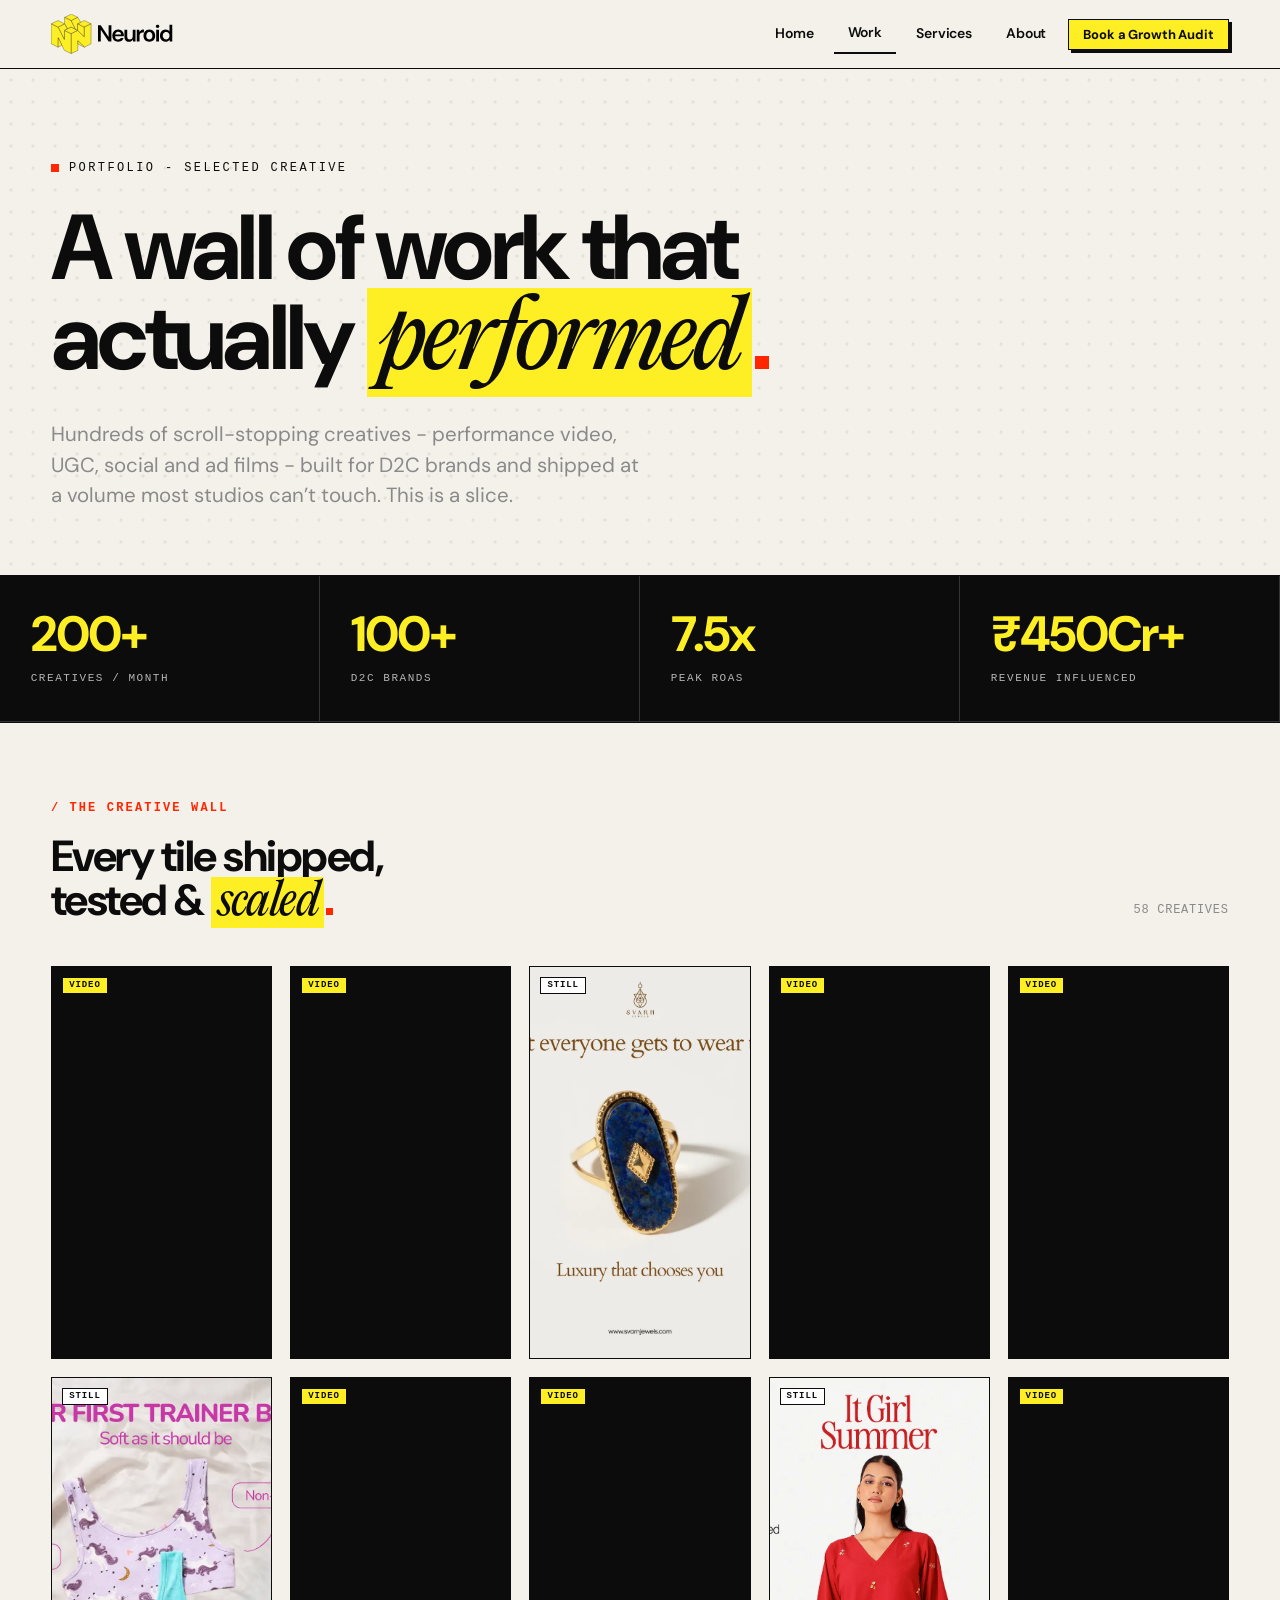
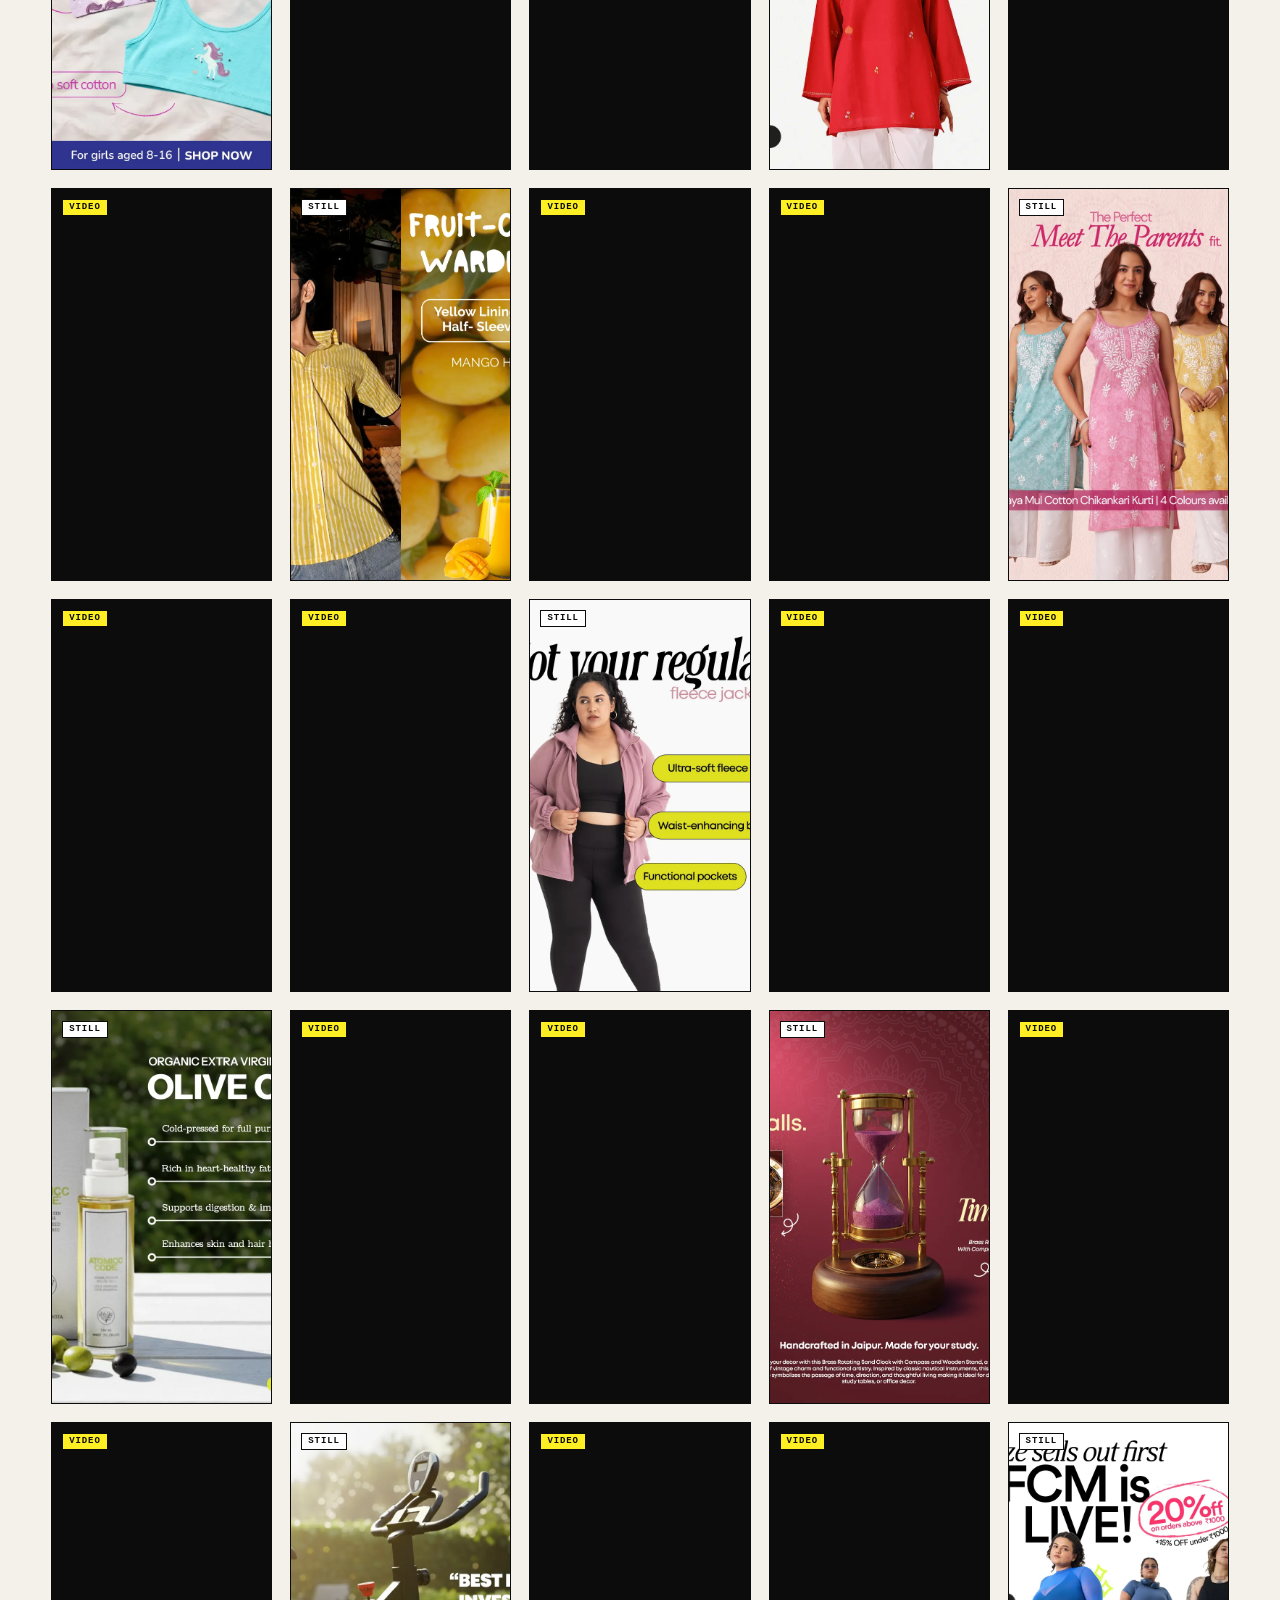
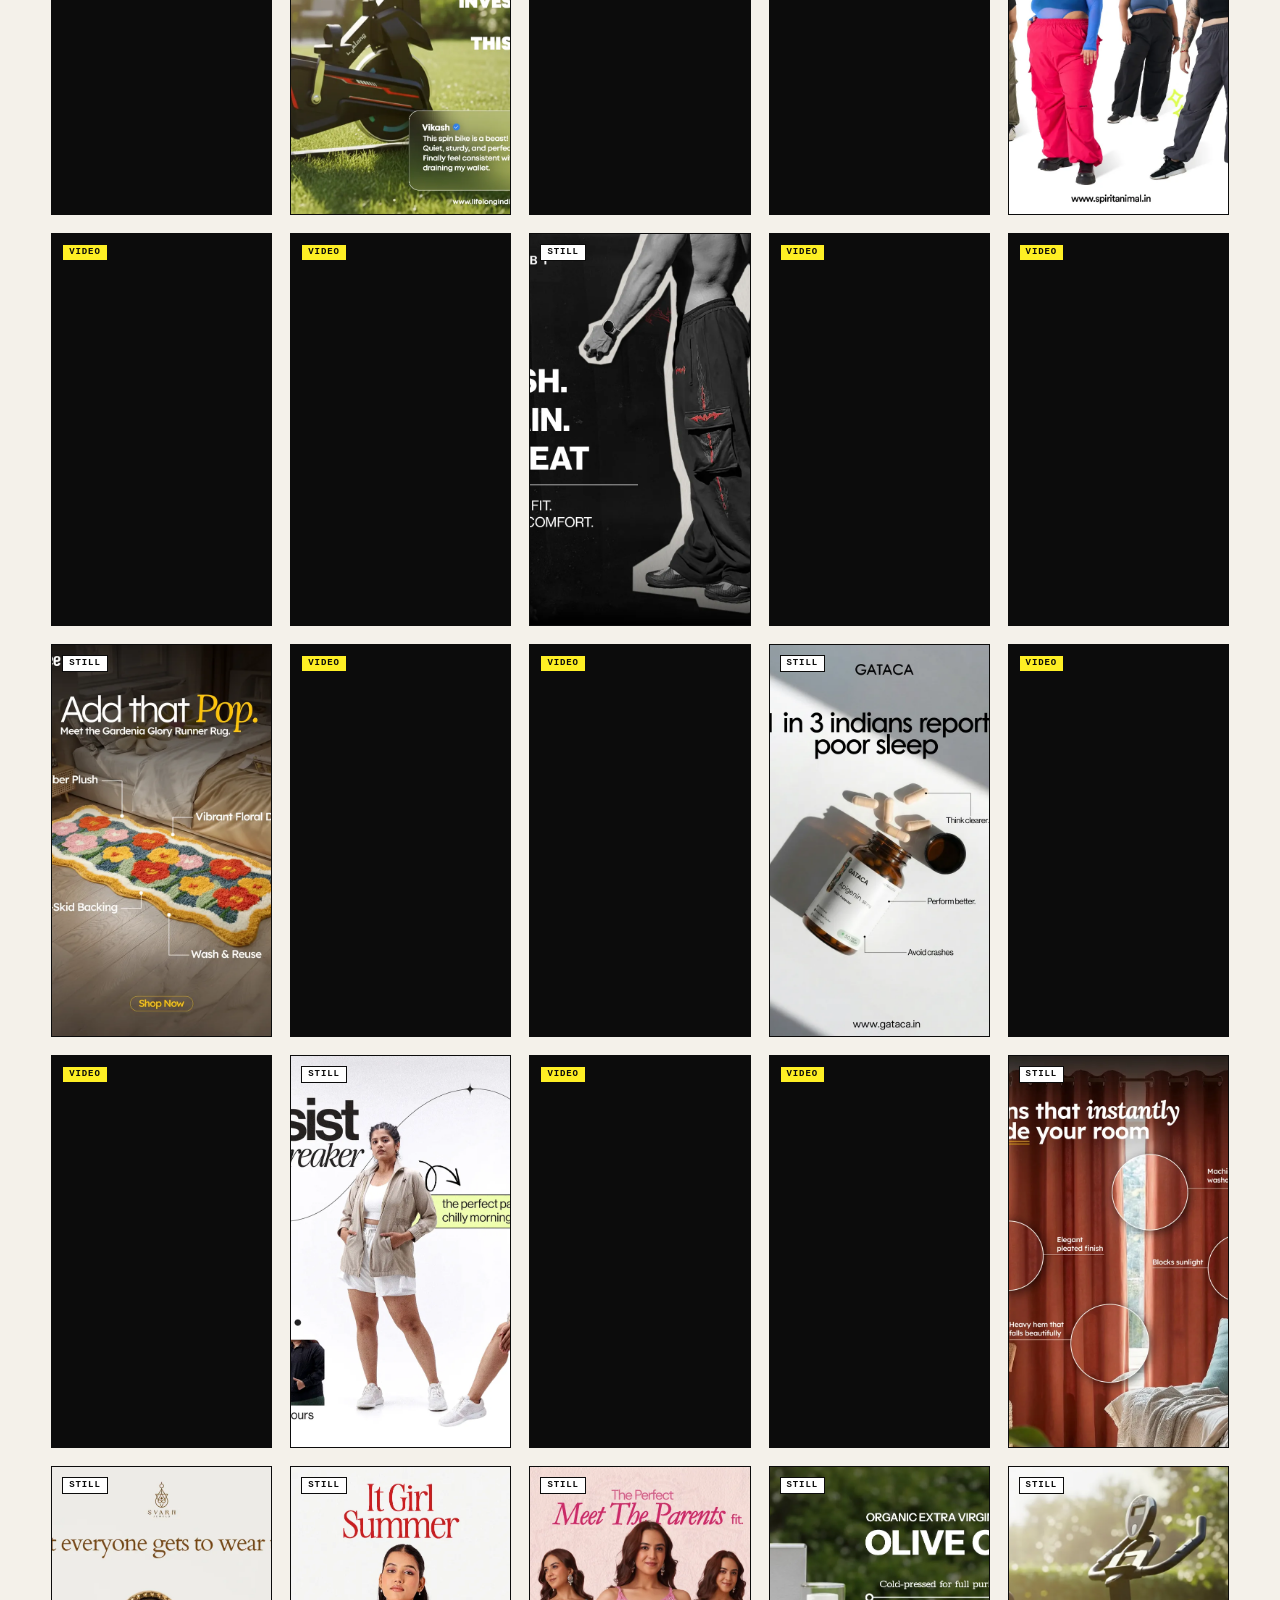
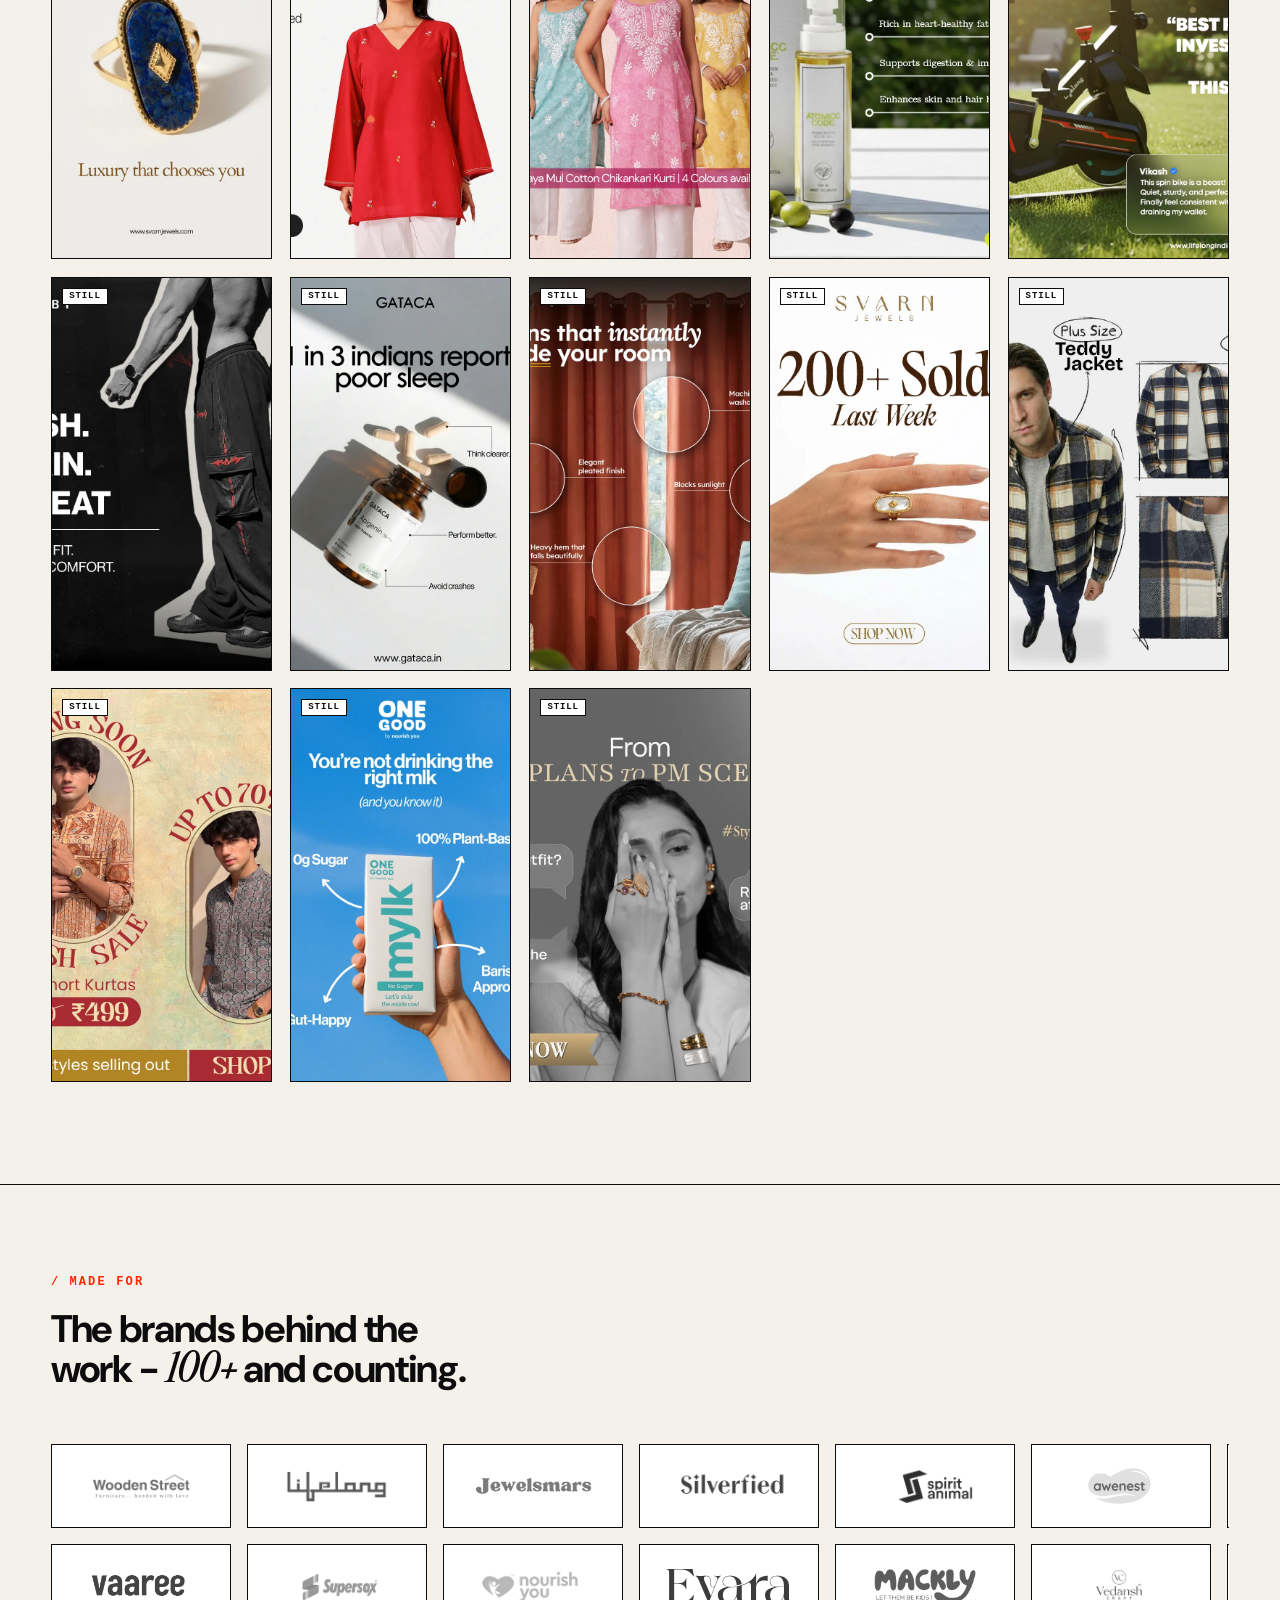
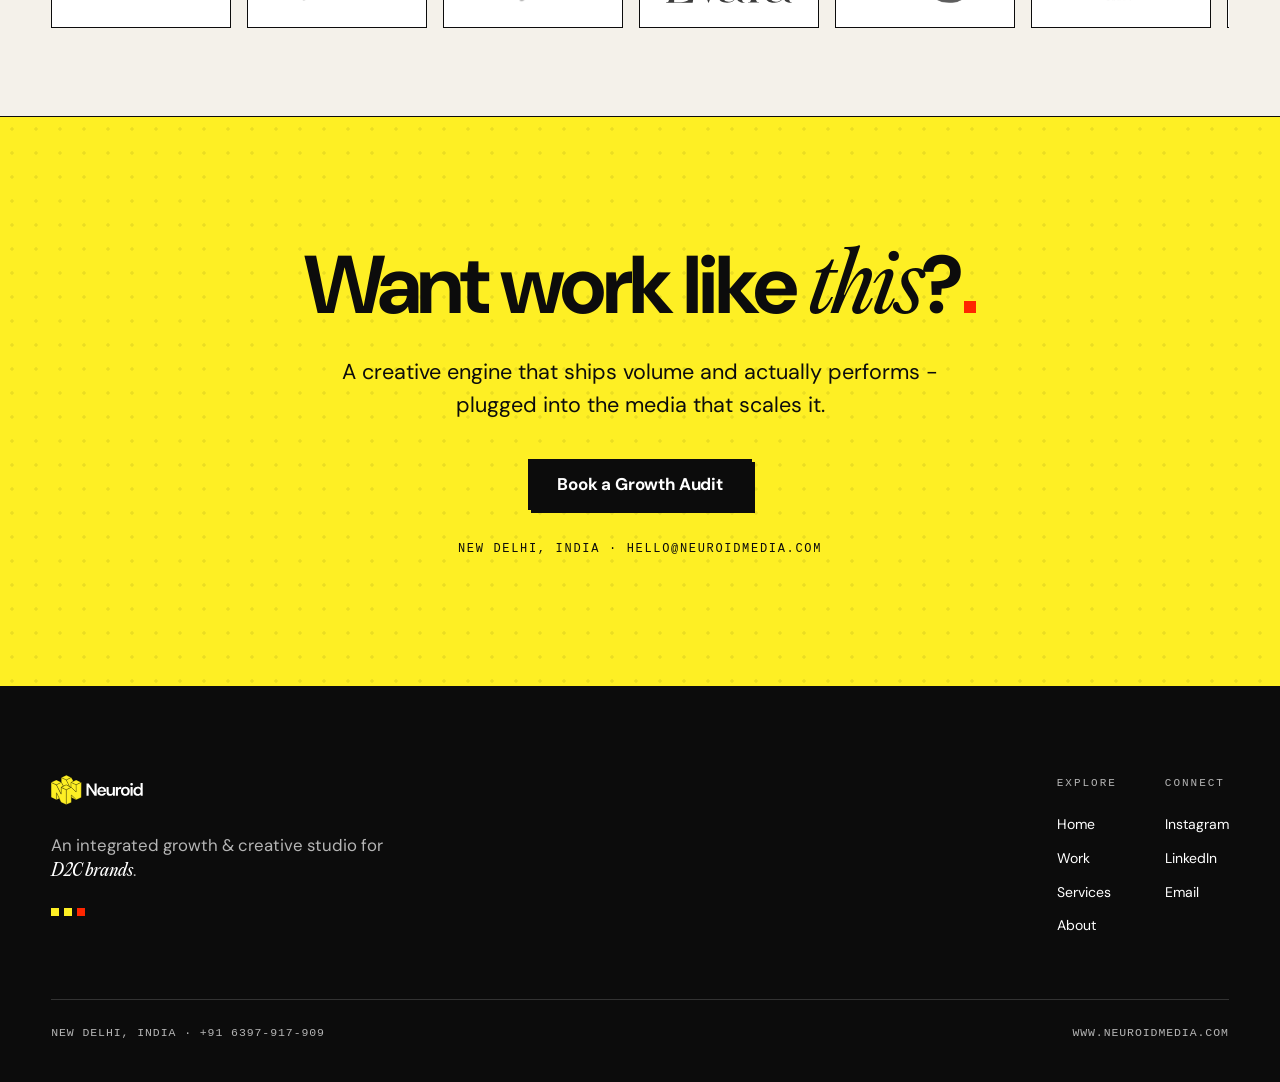
<file: site/portfolio.html>
<!DOCTYPE html>
<html lang="en">
<head>
<meta charset="utf-8">
<meta name="viewport" content="width=device-width, initial-scale=1">
<title>Portfolio — Neuroid</title>
<meta name="description" content="A wall of work that actually performed. Hundreds of scroll-stopping creatives — performance video, UGC, social and ad films — built for D2C brands by Neuroid.">

<!-- Speed: warm up the Cloudinary video CDN before the wall needs it -->
<link rel="preconnect" href="https://res.cloudinary.com" crossorigin>
<link rel="dns-prefetch" href="https://res.cloudinary.com">

<!-- Neuroid design system: tokens (fonts, colors, type, spacing, effects, base) -->
<link rel="stylesheet" href="_ds/neuroid-2-0-visual-identity-257bac54-27b9-4b29-ae4f-f60a1c65bb4f/styles.css">

<style>
  *{box-sizing:border-box;}
  html{scroll-behavior:smooth;}
  body{margin:0;background:#F4F1EA;font-family:var(--font-sans);color:var(--neuroid-ink);overflow-x:hidden;}

  @keyframes nrd-marquee{from{transform:translateX(0);}to{transform:translateX(-50%);}}
  @keyframes nrd-marquee-rev{from{transform:translateX(-50%);}to{transform:translateX(0);}}
  @keyframes nrd-float{0%,100%{transform:translateY(0);}50%{transform:translateY(-10px);}}
  @keyframes nrd-pop{0%{opacity:0;transform:scale(0.96);}100%{opacity:1;transform:scale(1);}}
  @media (prefers-reduced-motion:reduce){*{animation:none !important;}}

  /* ---- Button (faithful reproduction of NeuroidDesignSystem Button) ---- */
  .nrd-btn{display:inline-flex;align-items:center;justify-content:center;font-family:var(--font-sans);
    font-weight:700;line-height:1;letter-spacing:-0.01em;border-radius:0;cursor:pointer;text-decoration:none;
    border:1.5px solid var(--neuroid-ink);
    transition:transform var(--dur-fast) var(--ease-snap), box-shadow var(--dur-fast) var(--ease-snap), background var(--dur-fast) var(--ease-out);}
  .nrd-btn--sm{font-size:13px;padding:8px 14px;gap:7px;}
  .nrd-btn--md{font-size:15px;padding:12px 20px;gap:9px;}
  .nrd-btn--lg{font-size:17px;padding:16px 28px;gap:10px;}
  .nrd-btn--primary{background:var(--neuroid-yellow);color:var(--neuroid-ink);}
  .nrd-btn--inverse{background:var(--neuroid-ink);color:var(--neuroid-paper);}
  .nrd-btn--full{width:100%;}
  .nrd-btn--block{box-shadow:3px 3px 0 0 var(--neuroid-ink);}
  .nrd-btn--block:active{transform:translate(3px,3px);box-shadow:0 0 0 0 var(--neuroid-ink);}

  /* ---- Responsive nav (CSS replaces the prototype's JS width state at 920px) ---- */
  .nav-desktop{display:flex;align-items:center;gap:6px;}
  .nav-mobile-btn{display:none;}
  .nav-desktop-cta{display:inline-flex;}
  @media (max-width:919px){
    .nav-desktop{display:none;}
    .nav-desktop-cta{display:none;}
    .nav-mobile-btn{display:flex;}
  }
  #mobileMenu{display:none;}
  #mobileMenu.open{display:block;}

  [data-reveal]{will-change:opacity,transform;}
</style>
</head>
<body>

<div id="root" style="font-family:var(--font-sans);background:#F4F1EA;color:var(--neuroid-ink);overflow-x:hidden;">

<!-- ============ NAV ============ -->
<header style="position:sticky;top:0;z-index:50;background:rgba(244,241,234,0.92);backdrop-filter:blur(8px);border-bottom:1.5px solid var(--neuroid-ink);">
  <div style="max-width:1320px;margin:0 auto;padding:14px clamp(18px,4vw,56px);display:flex;align-items:center;justify-content:space-between;gap:24px;">
    <a href="#top" style="display:flex;align-items:center;flex:none;text-decoration:none;">
      <img src="assets/brand/neuroid-logo-black.svg" alt="Neuroid" style="height:40px;width:auto;display:block;">
    </a>

    <nav style="display:flex;align-items:center;gap:8px;font-family:var(--font-sans);font-weight:600;font-size:14px;">
      <div class="nav-desktop">
        <a href="/" style="text-decoration:none;color:var(--neuroid-ink);padding:8px 14px;letter-spacing:-0.01em;">Home</a>
        <a href="#work" style="text-decoration:none;color:var(--neuroid-ink);padding:8px 14px;letter-spacing:-0.01em;border-bottom:2px solid var(--neuroid-ink);">Work</a>
        <a href="/#services" style="text-decoration:none;color:var(--neuroid-ink);padding:8px 14px;letter-spacing:-0.01em;">Services</a>
        <a href="/#about" style="text-decoration:none;color:var(--neuroid-ink);padding:8px 14px;letter-spacing:-0.01em;">About</a>
      </div>

      <div style="display:flex;align-items:center;gap:10px;">
        <a class="nav-desktop-cta" href="mailto:hello@neuroidmedia.com" style="text-decoration:none;">
          <span class="nrd-btn nrd-btn--primary nrd-btn--block nrd-btn--sm">Book a Growth Audit</span>
        </a>
        <button class="nav-mobile-btn" id="hamburger" aria-label="Menu" style="background:none;border:1.5px solid var(--neuroid-ink);width:42px;height:38px;flex-direction:column;align-items:center;justify-content:center;gap:4px;cursor:pointer;padding:0;">
          <span style="width:18px;height:2px;background:var(--neuroid-ink);display:block;"></span>
          <span style="width:18px;height:2px;background:var(--neuroid-ink);display:block;"></span>
          <span style="width:18px;height:2px;background:var(--neuroid-ink);display:block;"></span>
        </button>
      </div>
    </nav>
  </div>

  <div id="mobileMenu" style="border-top:1.5px solid var(--neuroid-ink);background:var(--neuroid-paper);padding:8px clamp(18px,4vw,56px) 18px;">
    <a href="/" data-close style="display:block;text-decoration:none;color:var(--neuroid-ink);padding:12px 0;font-weight:600;border-bottom:1px solid rgba(12,12,12,0.1);">Home</a>
    <a href="#work" data-close style="display:block;text-decoration:none;color:var(--neuroid-ink);padding:12px 0;font-weight:600;border-bottom:1px solid rgba(12,12,12,0.1);">Work</a>
    <a href="/#services" data-close style="display:block;text-decoration:none;color:var(--neuroid-ink);padding:12px 0;font-weight:600;border-bottom:1px solid rgba(12,12,12,0.1);">Services</a>
    <a href="/#about" data-close style="display:block;text-decoration:none;color:var(--neuroid-ink);padding:12px 0;font-weight:600;border-bottom:1px solid rgba(12,12,12,0.1);">About</a>
    <div style="padding-top:14px;">
      <a href="mailto:hello@neuroidmedia.com" style="text-decoration:none;">
        <span class="nrd-btn nrd-btn--primary nrd-btn--block nrd-btn--full nrd-btn--md">Book a Growth Audit</span>
      </a>
    </div>
  </div>
</header>

<!-- ============ HERO ============ -->
<section id="top" style="position:relative;background:radial-gradient(circle at center, rgba(12,12,12,0.07) 1.3px, transparent 1.9px) 0 0 / 22px 22px, #F4F1EA;padding:clamp(48px,7vw,96px) clamp(18px,4vw,56px) clamp(40px,5vw,64px);border-bottom:1.5px solid var(--neuroid-ink);overflow:hidden;">
  <div style="max-width:1320px;margin:0 auto;">
    <div data-reveal style="display:flex;align-items:center;gap:10px;font-family:var(--font-mono);font-size:12px;letter-spacing:0.2em;text-transform:uppercase;margin-bottom:26px;color:var(--neuroid-ink);">
      <span style="width:8px;height:8px;background:var(--neuroid-red);display:inline-block;flex:none;"></span>
      <span>Portfolio - Selected creative</span>
    </div>
    <h1 data-reveal style="font-family:var(--font-sans);font-weight:700;letter-spacing:-0.04em;line-height:0.98;font-size:clamp(2.7rem,7.2vw,6rem);margin:0;max-width:16ch;text-wrap:balance;">A wall of work that actually <span class="nrd-highlight" style="font-family:var(--font-serif);font-style:italic;font-weight:400;">performed</span><span style="display:inline-block;width:0.15em;height:0.15em;background:var(--neuroid-red);vertical-align:baseline;margin-left:0.04em;"></span></h1>
    <p data-reveal style="font-size:clamp(1.05rem,1.6vw,1.32rem);line-height:1.5;max-width:600px;margin:30px 0 0;color:var(--neuroid-grey);">Hundreds of scroll-stopping creatives - performance video, UGC, social and ad films - built for D2C brands and shipped at a volume most studios can&rsquo;t touch. This is a slice.</p>
  </div>
</section>

<!-- ============ STAT STRIP ============ -->
<section style="border-bottom:1.5px solid var(--neuroid-ink);background:var(--neuroid-ink);color:var(--neuroid-paper);">
  <div id="statCells" style="max-width:1320px;margin:0 auto;display:grid;grid-template-columns:repeat(auto-fit,minmax(min(50%,180px),1fr));"></div>
</section>

<!-- ============ GALLERY ============ -->
<section id="work" style="padding:clamp(44px,6vw,80px) clamp(18px,4vw,56px) clamp(56px,8vw,104px);border-bottom:1.5px solid var(--neuroid-ink);">
  <div style="max-width:1320px;margin:0 auto;">
    <div data-reveal style="display:flex;flex-wrap:wrap;align-items:flex-end;justify-content:space-between;gap:20px 32px;margin-bottom:clamp(26px,3.4vw,40px);">
      <div>
        <div style="display:flex;align-items:center;gap:9px;font-family:var(--font-mono);font-size:12px;font-weight:700;letter-spacing:0.18em;text-transform:uppercase;color:var(--neuroid-red);margin-bottom:16px;">
          <span>/</span><span>The creative wall</span>
        </div>
        <h2 style="font-family:var(--font-sans);font-weight:700;letter-spacing:-0.035em;line-height:1.02;font-size:clamp(1.7rem,3.4vw,2.8rem);margin:0;max-width:18ch;">Every tile shipped, tested &amp; <span class="nrd-highlight">scaled</span><span style="display:inline-block;width:0.16em;height:0.16em;background:var(--neuroid-red);vertical-align:baseline;margin-left:0.05em;"></span></h2>
      </div>
      <div id="resultCount" style="font-family:var(--font-mono);font-size:12px;letter-spacing:0.06em;text-transform:uppercase;color:var(--neuroid-grey);padding-bottom:6px;"></div>
    </div>

    <div id="galleryTiles" style="display:grid;grid-template-columns:repeat(auto-fill,minmax(clamp(150px,15.5vw,210px),1fr));gap:clamp(12px,1.4vw,18px);"></div>
  </div>
</section>

<!-- ============ BRAND WALL ============ -->
<section style="padding:clamp(48px,7vw,88px) 0;border-bottom:1.5px solid var(--neuroid-ink);overflow:hidden;">
  <div style="max-width:1320px;margin:0 auto;padding:0 clamp(18px,4vw,56px);">
    <div data-reveal style="display:flex;align-items:center;gap:9px;font-family:var(--font-mono);font-size:12px;font-weight:700;letter-spacing:0.18em;text-transform:uppercase;color:var(--neuroid-red);margin-bottom:18px;">
      <span>/</span><span>Made for</span>
    </div>
    <h2 data-reveal style="font-family:var(--font-sans);font-weight:700;letter-spacing:-0.035em;line-height:1.04;font-size:clamp(1.5rem,3vw,2.4rem);margin:0 0 clamp(32px,4.5vw,52px);max-width:22ch;">The brands behind the work - <span style="font-family:var(--font-serif);font-style:italic;font-weight:400;">100+</span> and counting.</h2>
  </div>
  <div data-reveal style="display:flex;flex-direction:column;gap:16px;padding:0 clamp(18px,4vw,56px);-webkit-mask-image:linear-gradient(90deg,transparent,#000 4%,#000 96%,transparent);mask-image:linear-gradient(90deg,transparent,#000 4%,#000 96%,transparent);">
    <div style="overflow:hidden;"><div id="logoRowA"></div></div>
    <div style="overflow:hidden;"><div id="logoRowB"></div></div>
  </div>
</section>

<!-- ============ CTA ============ -->
<section id="contact" style="position:relative;background:var(--neuroid-yellow);padding:clamp(64px,10vw,140px) clamp(18px,4vw,56px);border-bottom:1.5px solid var(--neuroid-ink);overflow:hidden;">
  <div aria-hidden="true" style="position:absolute;inset:0;background-image:radial-gradient(circle at center, rgba(12,12,12,0.08) 1.4px, transparent 2px);background-size:24px 24px;pointer-events:none;"></div>
  <div data-reveal style="position:relative;max-width:1000px;margin:0 auto;text-align:center;">
    <h2 style="font-family:var(--font-sans);font-weight:700;letter-spacing:-0.04em;line-height:0.98;font-size:clamp(2.4rem,6.4vw,5.4rem);margin:0;text-wrap:balance;">Want work like <span style="font-family:var(--font-serif);font-style:italic;font-weight:400;">this</span>?<span style="display:inline-block;width:0.15em;height:0.15em;background:var(--neuroid-red);vertical-align:baseline;margin-left:0.04em;"></span></h2>
    <p style="font-size:clamp(1.05rem,1.7vw,1.35rem);line-height:1.5;max-width:660px;margin:26px auto 0;">A creative engine that ships volume and actually performs - plugged into the media that scales it.</p>
    <div style="display:flex;justify-content:center;margin-top:38px;">
      <a href="mailto:hello@neuroidmedia.com" style="text-decoration:none;">
        <span class="nrd-btn nrd-btn--inverse nrd-btn--block nrd-btn--lg">Book a Growth Audit</span>
      </a>
    </div>
    <div style="font-family:var(--font-mono);font-size:12px;letter-spacing:0.14em;text-transform:uppercase;margin-top:30px;">New Delhi, India · hello@neuroidmedia.com</div>
  </div>
</section>

<!-- ============ FOOTER ============ -->
<footer style="background:var(--neuroid-ink);color:var(--neuroid-paper);padding:clamp(56px,7vw,88px) clamp(18px,4vw,56px) 40px;">
  <div style="max-width:1320px;margin:0 auto;">
    <div style="display:flex;flex-wrap:wrap;gap:48px;justify-content:space-between;">
      <div style="flex:1 1 320px;min-width:260px;">
        <img src="assets/brand/neuroid-logo.svg" alt="Neuroid" style="height:30px;margin-bottom:20px;">
        <p style="font-size:1.05rem;line-height:1.5;max-width:340px;margin:0;color:var(--neuroid-grey-dark);">An integrated growth &amp; creative studio for <span style="font-family:var(--font-serif);font-style:italic;color:#fff;">D2C brands</span>.</p>
        <div class="nrd-pixels" style="margin-top:24px;"><i></i><i></i><i></i></div>
      </div>
      <div style="display:flex;flex-wrap:wrap;gap:48px;">
        <div>
          <div style="font-family:var(--font-mono);font-size:11px;letter-spacing:0.18em;text-transform:uppercase;color:var(--neuroid-grey-dark);margin-bottom:16px;">Explore</div>
          <a href="/" style="display:block;text-decoration:none;color:#fff;font-size:14px;padding:6px 0;">Home</a>
          <a href="#work" style="display:block;text-decoration:none;color:#fff;font-size:14px;padding:6px 0;">Work</a>
          <a href="/#services" style="display:block;text-decoration:none;color:#fff;font-size:14px;padding:6px 0;">Services</a>
          <a href="/#about" style="display:block;text-decoration:none;color:#fff;font-size:14px;padding:6px 0;">About</a>
        </div>
        <div>
          <div style="font-family:var(--font-mono);font-size:11px;letter-spacing:0.18em;text-transform:uppercase;color:var(--neuroid-grey-dark);margin-bottom:16px;">Connect</div>
          <a href="https://instagram.com" style="display:block;text-decoration:none;color:#fff;font-size:14px;padding:6px 0;">Instagram</a>
          <a href="https://linkedin.com" style="display:block;text-decoration:none;color:#fff;font-size:14px;padding:6px 0;">LinkedIn</a>
          <a href="mailto:hello@neuroidmedia.com" style="display:block;text-decoration:none;color:#fff;font-size:14px;padding:6px 0;">Email</a>
        </div>
      </div>
    </div>
    <div style="margin-top:56px;padding-top:24px;border-top:1px solid rgba(255,255,255,0.16);display:flex;flex-wrap:wrap;gap:12px 24px;justify-content:space-between;font-family:var(--font-mono);font-size:11.5px;letter-spacing:0.08em;text-transform:uppercase;color:var(--neuroid-grey-dark);">
      <span>New Delhi, India · +91 6397-917-909</span>
      <span>www.neuroidmedia.com</span>
    </div>
  </div>
</footer>

</div>

<!-- Lightbox mount -->
<div id="lightbox"></div>

<script>
(function () {
  "use strict";
  var INK = 'var(--neuroid-ink)', YEL = 'var(--neuroid-yellow)';

  /* ---------- Data ---------- */
  function items() {
    var CL = 'https://res.cloudinary.com/dbuklvo6b/video/upload/f_auto,q_auto,w_480/';
    var Vraw = [
      ['v1782199889/UGC_6___PUW_2___Hook_3_tnnhke', 'Period Underwear', 'ugc'],
      ['v1782043217/UNO_Luxe_V2_lefbae', 'UNO Luxe', 'film'],
      ['v1782042891/Yoho_Pitstop_H1_V2_3_jdlfvv', 'Yoho', 'perf'],
      ['v1782042845/H1_CupJi_V1_3_nb1jzu', 'Cup Ji', 'ugc'],
      ['v1782042844/PU_3___Hook_2_1_egyvbl', 'Period Underwear', 'ugc'],
      ['v1782042843/9X16_V1_r2yjdc', 'Spirit Animal', 'perf'],
      ['v1782042842/Karassa_UGC_2_2_w1avqf', 'Karassa', 'ugc'],
      ['v1782042839/Svarn_Jewels_CC146_inm6hs', 'Svarn Jewels', 'perf'],
      ['v1782042838/CC15_V3_ad3uqu', 'Jewelsmars', 'perf'],
      ['v1782042836/CC60_FRECKLES_VIDEO_silix5', 'Freckles', 'ugc'],
      ['v1782042833/Svarn_Jewels_CC140_wkdu2m', 'Svarn Jewels', 'social'],
      ['v1782042831/CC33_PowerShift_Pants_video_jfrtn6', 'PowerShift', 'perf'],
      ['v1782042826/Period_Underwear___Hook_2_oc2mad', 'Period Underwear', 'ugc'],
      ['v1782042826/CC14_Girls_Leggings_V2_l7z8a6', 'Superbottoms', 'perf'],
      ['v1782042820/CC14_1_smi6hm', 'Superbottoms', 'perf'],
      ['v1782042817/9x16_V3_bscyvw', 'Lifelong', 'perf'],
      ['v1782042816/CC5_Final_x5ejpn', 'Kisah', 'film'],
      ['v1782042815/CC11_Understyling_your_eyes_npetnn', 'Huesfab', 'social'],
      ['v1782042814/CC101_Bedtime_Supremacy_ptdoos', 'Silverfied', 'social'],
      ['v1782042812/CC115_Bestseller_Rings_ajsz9s', 'Jewelsmars', 'perf'],
      ['v1782042807/CC60_Silverfied_Screen_Freeze_Product_final_lmtvvo', 'Silverfied', 'social'],
      ['v1782042806/CC67_Silverfied_Stack_you_forget_to_take_off_fkuonn', 'Silverfied', 'social'],
      ['v1782042805/CC56_silvercied_Msgs_in_DM_Final_srazws', 'Silverfied', 'social'],
      ['v1782042799/Sequence_01_1_f4rpm7', 'Wooden Street', 'film'],
      ['v1782042791/CC27_Huesfab_All_collection_Final_vi2rjm', 'Huesfab', 'social'],
      ['v1782042790/PU_02_May_H2.wav_1_lvicth', 'Period Underwear', 'ugc'],
      ['v1782042780/CC12_ceratine_Final_svatid', 'Ceratine', 'perf'],
      ['v1782042777/Polo_Gif_ybhdjd', 'Mackly', 'social'],
      ['v1782042777/9x16_cova4q', 'Vaaree', 'perf'],
      ['v1782042774/CC3___Hard_Launch_-_Short_Kurta_oxl7wu', 'Kisah', 'film']
    ];
    var V = Vraw.map(function (r) { return { type: 'video', src: CL + r[0] + '.mp4', brand: r[1], cat: r[2] }; });

    var Sraw = [
      ['c01.png', 'Wooden Street'], ['c02.png', 'Jewelsmars'], ['c03.png', 'Lifelong'],
      ['c04.png', 'Silverfied'], ['c05.png', 'Kisah'], ['c06.png', 'Yoho'],
      ['c07.png', 'Superbottoms'], ['c08.png', 'Huesfab'], ['c09.png', 'Vaaree'],
      ['c10.jpg', 'Mackly'], ['c11.jpg', 'Nourish You'], ['c12.jpg', 'Spirit Animal'],
      ['c13.jpg', 'Awenest'], ['c14.jpg', 'Ghani Putri'], ['c15.jpg', 'Loving Crafts'],
      ['c16.jpg', 'Chowkhat'], ['c17.jpg', 'Supersox'], ['c18.jpg', 'Vedansh'],
      ['c19.jpg', 'Jaipuri Crown'], ['c20.jpg', 'Gataca'], ['c21.jpg', 'Truth & Hair'],
      ['c22.png', 'Deep Impact'], ['c23.png', 'Evara'], ['c24.jpg', 'Wooden Street'],
      ['c25.jpg', 'Jewelsmars'], ['c26.jpg', 'Lifelong']
    ];
    var statics = Sraw.map(function (r) { return { type: 'img', src: 'assets/creatives/' + r[0].replace(/\.(png|jpg|jpeg)$/i, '.webp'), brand: r[1], cat: 'static' }; });

    // Interleave videos and statics for a lively, mixed wall
    var out = [];
    var n = Math.max(V.length, statics.length);
    for (var i = 0; i < n; i++) {
      if (i < V.length) out.push(V[i]);
      if (i % 2 === 1 && (i >> 1) < statics.length) out.push(statics[i >> 1]);
    }
    statics.forEach(function (s, i) { if (i % 2 === 0) out.push(s); });
    return out;
  }

  /* ---------- Video visibility play/pause loop ---------- */
  var _vids = new Set();
  var _visTimer = null;
  function registerVideo(el) {
    _vids.add(el);
    if (!_visTimer) {
      var tick = function () {
        var vh = window.innerHeight, vw = window.innerWidth;
        _vids.forEach(function (v) {
          if (!v.isConnected) { _vids.delete(v); return; }
          var r = v.getBoundingClientRect();
          var on = r.bottom > -80 && r.top < vh + 80 && r.right > 0 && r.left < vw;
          if (on) { if (v.paused) v.play().catch(function () {}); }
          else if (!v.paused) v.pause();
        });
      };
      _visTimer = setInterval(tick, 450);
      setTimeout(tick, 60);
    }
  }

  /* ---------- Gallery ---------- */
  function buildGallery() {
    var its = items();
    var grid = document.getElementById('galleryTiles');
    document.getElementById('resultCount').textContent = its.length + ' creatives';

    its.forEach(function (it, i) {
      var tile = document.createElement('div');
      tile.style.cssText = 'position:relative;aspect-ratio:9 / 16;overflow:hidden;border:1.5px solid ' + INK +
        ';background:' + INK + ';cursor:pointer;transition:transform .22s var(--ease-snap), box-shadow .22s var(--ease-snap);box-shadow:0 0 0 0 ' + YEL + ';';

      var media;
      if (it.type === 'video') {
        media = document.createElement('video');
        media.src = it.src; media.loop = true; media.playsInline = true; media.preload = 'none';
        media.muted = true; media.defaultMuted = true; media.setAttribute('muted', '');
        media.style.cssText = 'position:absolute;inset:0;width:100%;height:100%;object-fit:cover;background:' + INK + ';';
        registerVideo(media);
      } else {
        media = document.createElement('img');
        media.src = it.src; media.loading = 'lazy'; media.alt = it.brand;
        media.style.cssText = 'position:absolute;inset:0;width:100%;height:100%;object-fit:cover;background:rgba(12,12,12,0.05);';
      }

      var chip = document.createElement('div');
      chip.textContent = it.type === 'video' ? 'Video' : 'Still';
      chip.style.cssText = 'position:absolute;top:10px;left:10px;z-index:3;font-family:var(--font-mono);font-size:9px;font-weight:700;' +
        'letter-spacing:0.1em;text-transform:uppercase;color:' + INK + ';background:' + (it.type === 'video' ? YEL : '#fff') +
        ';border:1px solid ' + INK + ';padding:3px 6px;line-height:1;pointer-events:none;';

      var overlay = document.createElement('div');
      overlay.setAttribute('data-ov', '');
      overlay.style.cssText = 'position:absolute;inset:0;display:flex;align-items:flex-end;padding:13px;' +
        'background:linear-gradient(to top, rgba(12,12,12,0.72) 0%, rgba(12,12,12,0.0) 52%);opacity:0;transition:opacity .22s ease;z-index:2;pointer-events:none;';
      overlay.innerHTML = '<span style="display:inline-flex;align-items:center;gap:6px;font-family:var(--font-sans);font-weight:700;font-size:13px;letter-spacing:-0.01em;color:#fff;">View<span style="font-size:15px;line-height:1;">↗</span></span>';

      tile.appendChild(media);
      tile.appendChild(chip);
      tile.appendChild(overlay);

      tile.addEventListener('mouseenter', function () {
        tile.style.transform = 'translate(-3px,-3px)';
        tile.style.boxShadow = '7px 7px 0 0 ' + YEL;
        overlay.style.opacity = '1';
      });
      tile.addEventListener('mouseleave', function () {
        tile.style.transform = 'none';
        tile.style.boxShadow = '0 0 0 0 ' + YEL;
        overlay.style.opacity = '0';
      });
      tile.addEventListener('click', function () { openLightbox(it); });

      grid.appendChild(tile);
    });
  }

  /* ---------- Stat strip ---------- */
  function buildStats() {
    var stats = [
      ['200+', 'Creatives / month'],
      ['100+', 'D2C brands'],
      ['7.5x', 'Peak ROAS'],
      ['₹450Cr+', 'Revenue influenced']
    ];
    var wrap = document.getElementById('statCells');
    stats.forEach(function (s) {
      var cell = document.createElement('div');
      cell.style.cssText = 'padding:clamp(22px,3vw,34px) clamp(18px,2.4vw,32px);border-right:1px solid rgba(255,255,255,0.16);border-bottom:1px solid rgba(255,255,255,0.16);';
      var num = document.createElement('div');
      num.textContent = s[0];
      num.style.cssText = 'font-family:var(--font-sans);font-weight:700;letter-spacing:-0.04em;line-height:1;font-size:clamp(2rem,4vw,3.1rem);color:var(--neuroid-yellow);';
      var lab = document.createElement('div');
      lab.textContent = s[1];
      lab.style.cssText = 'font-family:var(--font-mono);font-size:11px;letter-spacing:0.14em;text-transform:uppercase;color:var(--neuroid-grey-dark);margin-top:10px;';
      cell.appendChild(num); cell.appendChild(lab);
      wrap.appendChild(cell);
    });
  }

  /* ---------- Logo marquee rows ---------- */
  function makeCell(b) {
    var cell = document.createElement('div');
    cell.style.cssText = 'flex:none;width:180px;height:84px;margin-right:16px;display:flex;align-items:center;justify-content:center;' +
      'padding:16px 26px;border:1px solid var(--neuroid-ink);background:var(--neuroid-paper);' +
      'transition:background .22s var(--ease-snap), box-shadow .22s var(--ease-snap), transform .22s var(--ease-snap);';
    var img = document.createElement('img');
    img.src = 'assets/logos/' + b[1].replace(/\.png$/i, '.webp'); img.alt = b[0]; img.loading = 'lazy';
    img.style.cssText = 'max-width:100%;max-height:38px;width:auto;object-fit:contain;mix-blend-mode:multiply;filter:grayscale(1);opacity:0.82;' +
      'transition:filter .22s var(--ease-snap), opacity .22s var(--ease-snap);';
    cell.appendChild(img);
    cell.addEventListener('mouseenter', function () {
      cell.style.background = 'var(--neuroid-yellow)';
      cell.style.boxShadow = '3px 3px 0 0 var(--neuroid-ink)';
      cell.style.transform = 'translate(-1px,-1px)';
      img.style.filter = 'none'; img.style.opacity = '1';
    });
    cell.addEventListener('mouseleave', function () {
      cell.style.background = 'var(--neuroid-paper)';
      cell.style.boxShadow = 'none';
      cell.style.transform = 'none';
      img.style.filter = 'grayscale(1)'; img.style.opacity = '0.82';
    });
    return cell;
  }
  function buildLogoRow(mountId, brands, reverse, dur) {
    var track = document.createElement('div');
    track.style.cssText = 'display:flex;width:max-content;will-change:transform;animation:' +
      (reverse ? 'nrd-marquee-rev' : 'nrd-marquee') + ' ' + dur + ' linear infinite;';
    [false, true].forEach(function (isClone) {
      var set = document.createElement('div');
      set.style.cssText = 'display:flex;flex:none;';
      if (isClone) set.setAttribute('aria-hidden', 'true');
      brands.forEach(function (b) { set.appendChild(makeCell(b)); });
      track.appendChild(set);
    });
    document.getElementById(mountId).appendChild(track);
  }

  /* ---------- Lightbox ---------- */
  var lbMount = document.getElementById('lightbox');
  function openLightbox(it) {
    closeLightbox();
    var overlay = document.createElement('div');
    overlay.style.cssText = 'position:fixed;inset:0;z-index:100;background:rgba(8,8,8,0.86);backdrop-filter:blur(3px);-webkit-backdrop-filter:blur(3px);' +
      'display:flex;align-items:center;justify-content:center;padding:clamp(28px,5vw,72px) clamp(18px,4vw,56px);';
    overlay.addEventListener('click', closeLightbox);

    var frame = document.createElement('div');
    frame.style.cssText = 'position:relative;border:1.5px solid ' + INK + ';box-shadow:0 18px 50px rgba(0,0,0,0.5);line-height:0;animation:nrd-pop .22s var(--ease-snap);';
    frame.addEventListener('click', function (e) { e.stopPropagation(); });

    var media;
    if (it.type === 'video') {
      media = document.createElement('video');
      media.src = it.src.replace('w_480', 'w_900');
      media.loop = true; media.controls = true; media.autoplay = true; media.playsInline = true;
      media.style.cssText = 'display:block;width:auto;height:auto;max-width:100%;max-height:min(86vh,820px);aspect-ratio:9 / 16;object-fit:cover;background:' + INK + ';';
      media.muted = false; media.volume = 1;
      media.play().catch(function () { media.muted = true; media.play().catch(function () {}); });
    } else {
      media = document.createElement('img');
      media.src = it.src; media.alt = it.brand;
      media.style.cssText = 'display:block;width:auto;height:auto;max-width:100%;max-height:min(86vh,820px);object-fit:contain;background:' + INK + ';';
    }

    var closeBtn = document.createElement('button');
    closeBtn.type = 'button'; closeBtn.setAttribute('aria-label', 'Close');
    closeBtn.style.cssText = 'position:absolute;top:-13px;right:-13px;width:42px;height:42px;cursor:pointer;background:' + YEL +
      ';border:1.5px solid ' + INK + ';box-shadow:3px 3px 0 0 ' + INK + ';display:flex;align-items:center;justify-content:center;padding:0;z-index:2;';
    closeBtn.innerHTML = '<svg width="16" height="16" viewBox="0 0 16 16" fill="none"><path d="M3 3l10 10M13 3L3 13" stroke="' + '#0C0C0C' + '" stroke-width="2" stroke-linecap="square"/></svg>';
    closeBtn.addEventListener('click', closeLightbox);

    var caption = document.createElement('div');
    caption.style.cssText = 'position:absolute;left:0;bottom:-44px;display:flex;align-items:center;gap:10px;';
    var tag = document.createElement('span');
    tag.textContent = it.type === 'video' ? 'Video creative' : 'Still creative';
    tag.style.cssText = 'font-family:var(--font-mono);font-size:10px;font-weight:700;letter-spacing:0.12em;text-transform:uppercase;color:' + INK +
      ';background:' + (it.type === 'video' ? YEL : '#fff') + ';border:1px solid ' + INK + ';padding:4px 8px;line-height:1;';
    caption.appendChild(tag);

    frame.appendChild(media);
    frame.appendChild(closeBtn);
    frame.appendChild(caption);
    overlay.appendChild(frame);
    lbMount.appendChild(overlay);
    document.body.style.overflow = 'hidden';
  }
  function closeLightbox() {
    if (lbMount.firstChild) lbMount.innerHTML = '';
    document.body.style.overflow = '';
  }
  window.addEventListener('keydown', function (e) {
    if (e.key === 'Escape') closeLightbox();
  });

  /* ---------- Reveal on scroll ---------- */
  function initReveal() {
    var els = Array.prototype.slice.call(document.querySelectorAll('[data-reveal]'));
    var show = function (el) { el.style.opacity = '1'; el.style.transform = 'none'; };
    if (!('IntersectionObserver' in window)) { els.forEach(show); return; }
    els.forEach(function (el) {
      el.style.opacity = '0';
      el.style.transform = 'translateY(24px)';
      el.style.transition = 'opacity .7s cubic-bezier(.16,1,.3,1), transform .7s cubic-bezier(.16,1,.3,1)';
    });
    var io = new IntersectionObserver(function (ents) {
      ents.forEach(function (e) { if (e.isIntersecting) { show(e.target); io.unobserve(e.target); } });
    }, { threshold: 0.1, rootMargin: '0px 0px -6% 0px' });
    els.forEach(function (el) { io.observe(el); });
    setTimeout(function () { els.forEach(show); }, 2400);
  }

  /* ---------- Mobile menu ---------- */
  function initMobileMenu() {
    var menu = document.getElementById('mobileMenu');
    document.getElementById('hamburger').addEventListener('click', function () {
      menu.classList.toggle('open');
    });
    Array.prototype.slice.call(menu.querySelectorAll('[data-close]')).forEach(function (a) {
      a.addEventListener('click', function () { menu.classList.remove('open'); });
    });
  }

  /* ---------- Boot ---------- */
  buildStats();
  buildGallery();
  buildLogoRow('logoRowA', [
    ['Wooden Street', 'woodenstreet.png'], ['Lifelong', 'lifelong-k.png'], ['Jewelsmars', 'jewelsmars.png'], ['Silverfied', 'silverfied.png'],
    ['Spirit Animal', 'spiritanimal.png'], ['Awenest', 'awenest.avif'], ['Truth & Hair', 'truthandhair.png'], ['Deep Impact', 'deepimpact.png'],
    ['Superbottoms', 'superbottoms.avif'], ['Kisah', 'kisah.avif'], ['Yoho', 'yoho.png']
  ], false, '50s');
  buildLogoRow('logoRowB', [
    ['Vaaree', 'vaaree-k.png'], ['Supersox', 'supersox-k.png'], ['Nourish You', 'nourishyou.png'], ['Evara', 'evara.svg'],
    ['Mackly', 'mackly.avif'], ['Vedansh', 'vedansh-k.png'], ['Chowkhat', 'chowkhat.avif'], ['Jaipuri Crown', 'jaipuricrown.png'],
    ['Ghani Putri', 'ghaniputri.png'], ['Gataca', 'gataca.png'], ['Loving Crafts', 'lovingcrafts.avif']
  ], true, '62s');
  initMobileMenu();
  requestAnimationFrame(initReveal);
})();
</script>
</body>
</html>
</file>
<file: site/_ds/neuroid-2-0-visual-identity-257bac54-27b9-4b29-ae4f-f60a1c65bb4f/styles.css>
/* ============================================================
   NEUROID DESIGN SYSTEM — global entry point
   Consumers link THIS file only. Imports-only by contract.
   ============================================================ */
@import "tokens/fonts.css";
@import "tokens/colors.css";
@import "tokens/typography.css";
@import "tokens/spacing.css";
@import "tokens/effects.css";
@import "tokens/base.css";
</file>
